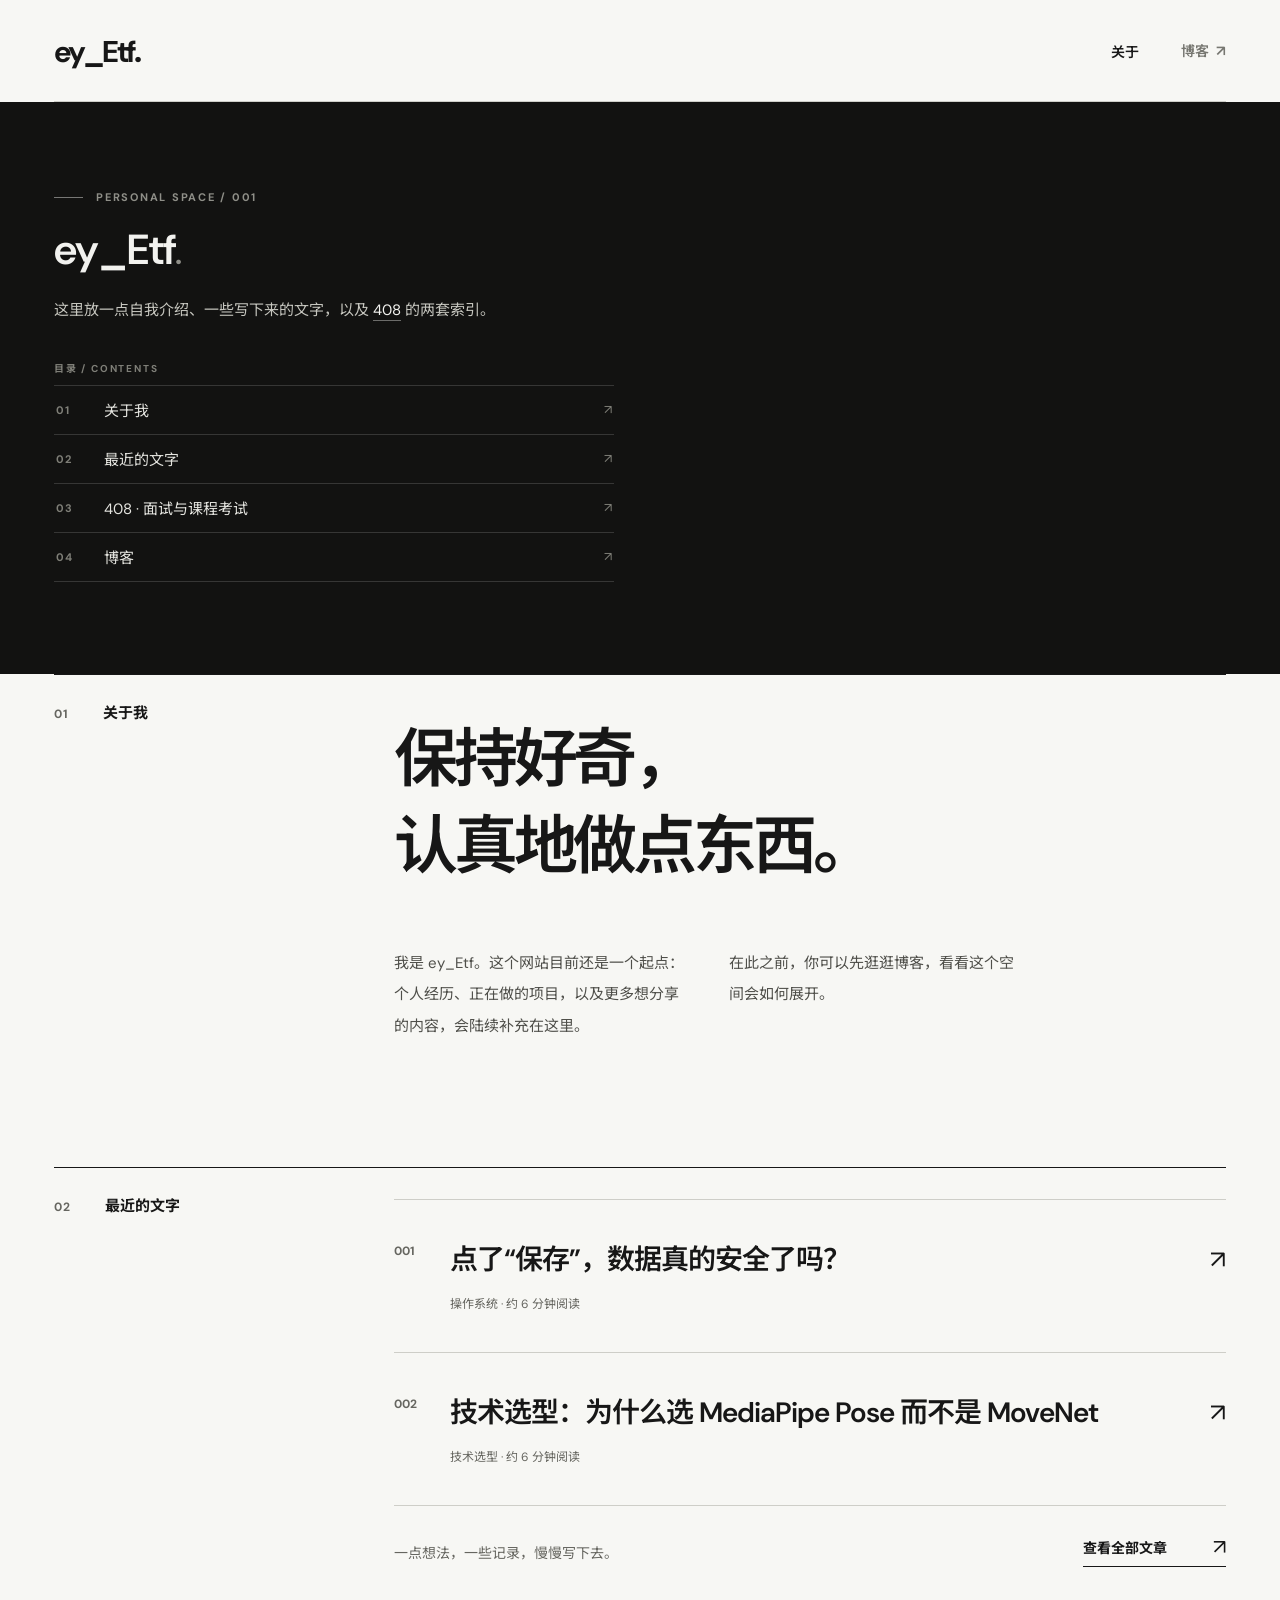
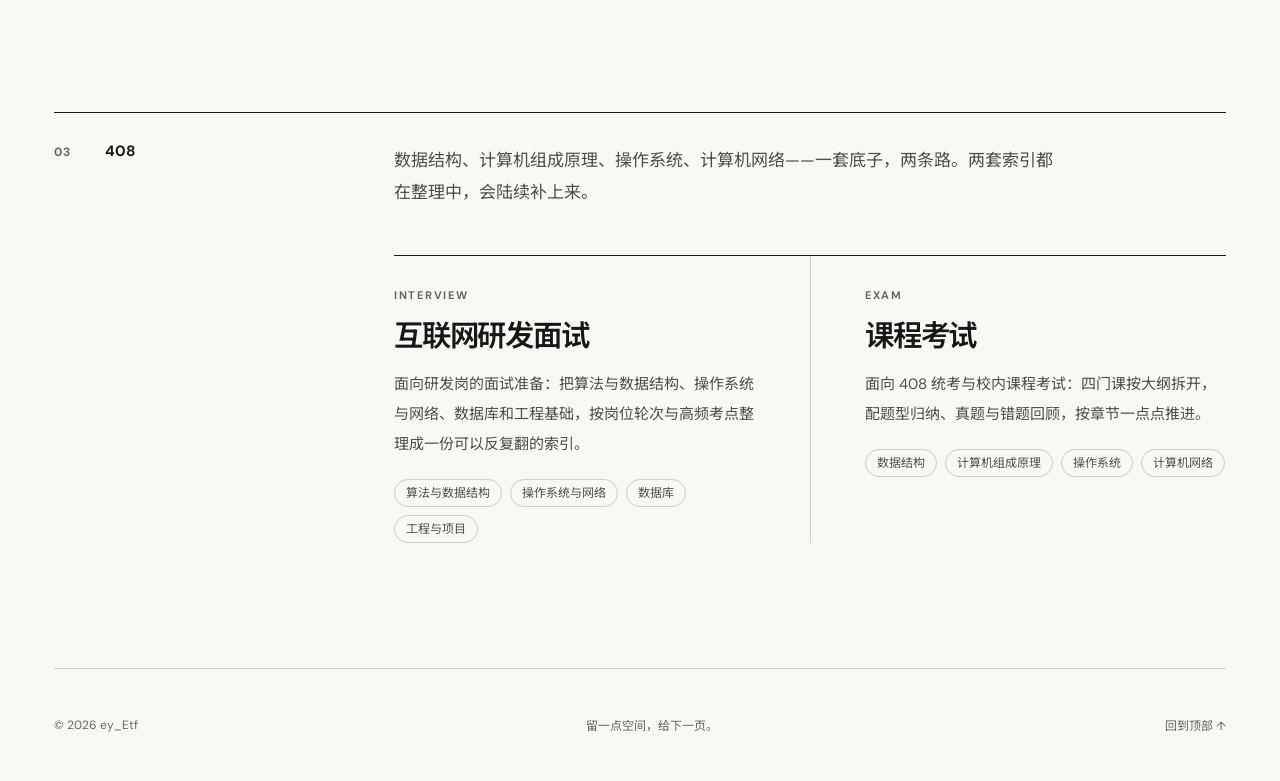
<file: index.html>
<!doctype html>
<html lang="zh-CN">
<head>
  <meta charset="utf-8">
  <meta name="viewport" content="width=device-width, initial-scale=1">
  <meta name="theme-color" content="#f7f7f4">
  <meta name="description" content="ey_Etf 的个人网站。关于我、正在关注的事，以及一些持续更新的文字。">
  <link rel="icon" type="image/svg+xml" href="./favicon.svg">
  <title>ey_Etf — 个人网站</title>
  <link rel="stylesheet" href="./assets/style.css">
  <link rel="stylesheet" href="./assets/reading.css">
  <script defer src="./assets/main.js"></script>
</head>
<body>
  <a class="skip-link" href="#main">跳转到正文</a>
  <header class="site-header wrap">
    <a class="brand" href="./index.html" aria-label="ey_Etf 首页">ey_Etf<span class="brand-dot">.</span></a>
    <nav class="nav" aria-label="主导航">
      <a class="active" aria-current="page" href="./index.html">关于</a>
      <a href="./blog.html">博客 <span class="nav-arrow" aria-hidden="true">↗</span></a>
    </nav>
  </header>

  <main id="main">
    <section class="hero-dark" aria-labelledby="hero-title">
      <div class="wrap hero-dark-inner">
        <div class="eyebrow"><span class="eyebrow-line"></span> PERSONAL SPACE / 001</div>
        <h1 id="hero-title">ey_Etf<span class="hero-period">.</span></h1>
        <p class="hero-note">这里放一点自我介绍、一些写下来的文字，以及 <a href="#408">408</a> 的两套索引。</p>
        <nav class="cover-index" aria-label="页面目录">
          <span class="cover-index-title">目录 / CONTENTS</span>
          <ul>
            <li><a href="#about"><span class="idx-no">01</span><span class="idx-label">关于我</span><span class="idx-arrow" aria-hidden="true">↗</span></a></li>
            <li><a href="#featured"><span class="idx-no">02</span><span class="idx-label">最近的文字</span><span class="idx-arrow" aria-hidden="true">↗</span></a></li>
            <li><a href="#408"><span class="idx-no">03</span><span class="idx-label">408 · 面试与课程考试</span><span class="idx-arrow" aria-hidden="true">↗</span></a></li>
            <li><a href="./blog.html"><span class="idx-no">04</span><span class="idx-label">博客</span><span class="idx-arrow" aria-hidden="true">↗</span></a></li>
          </ul>
        </nav>
      </div>
    </section>

    <section class="about section-line wrap" id="about" aria-labelledby="about-title">
      <div class="section-heading"><span>01</span><h2 id="about-title">关于我</h2></div>
      <div class="section-body">
        <p class="statement">保持好奇，<br>认真地做点东西。</p>
        <div class="about-copy">
          <p>我是 ey_Etf。这个网站目前还是一个起点：个人经历、正在做的项目，以及更多想分享的内容，会陆续补充在这里。</p>
          <p>在此之前，你可以先逛逛博客，看看这个空间会如何展开。</p>
        </div>
      </div>
    </section>

    <section class="featured section-line wrap" id="featured" aria-labelledby="featured-title">
      <div class="section-heading"><span>02</span><h2 id="featured-title">最近的文字</h2></div>
      <div class="section-body">
        <!-- featured:start -->
<a class="featured-post featured-real" href="./posts/file-save-durability.html"><span class="post-no">001</span><span class="featured-text"><span class="post-title">点了“保存”，数据真的安全了吗？</span><span class="post-meta">操作系统 · 约 6 分钟阅读</span></span><span class="post-arrow" aria-hidden="true">↗</span></a>
        <a class="featured-post featured-real" href="./posts/mediapipe-vs-movenet.html"><span class="post-no">002</span><span class="featured-text"><span class="post-title">技术选型：为什么选 MediaPipe Pose 而不是 MoveNet</span><span class="post-meta">技术选型 · 约 6 分钟阅读</span></span><span class="post-arrow" aria-hidden="true">↗</span></a>
    <!-- featured:end -->
        <div class="featured-footer"><p>一点想法，一些记录，慢慢写下去。</p><a class="text-link" href="./blog.html">查看全部文章 <span aria-hidden="true">↗</span></a></div>
      </div>
    </section>

    <section class="exam section-line wrap" id="408" aria-labelledby="exam-title">
      <div class="section-heading"><span>03</span><h2 id="exam-title">408</h2></div>
      <div class="section-body">
        <p class="exam-lead">数据结构、计算机组成原理、操作系统、计算机网络——一套底子，两条路。两套索引都在整理中，会陆续补上来。</p>
        <div class="tracks">
          <article class="track">
            <span class="track-kicker">INTERVIEW</span>
            <h3>互联网研发面试</h3>
            <p>面向研发岗的面试准备：把算法与数据结构、操作系统与网络、数据库和工程基础，按岗位轮次与高频考点整理成一份可以反复翻的索引。</p>
            <ul class="track-tags">
              <li>算法与数据结构</li>
              <li>操作系统与网络</li>
              <li>数据库</li>
              <li>工程与项目</li>
            </ul>
          </article>
          <article class="track">
            <span class="track-kicker">EXAM</span>
            <h3>课程考试</h3>
            <p>面向 408 统考与校内课程考试：四门课按大纲拆开，配题型归纳、真题与错题回顾，按章节一点点推进。</p>
            <ul class="track-tags">
              <li>数据结构</li>
              <li>计算机组成原理</li>
              <li>操作系统</li>
              <li>计算机网络</li>
            </ul>
          </article>
        </div>
      </div>
    </section>
  </main>

  <footer class="footer wrap"><span>© <span data-year>2026</span> ey_Etf</span><span>留一点空间，给下一页。</span><a href="#main">回到顶部 ↑</a></footer>
</body>
</html>
</file>
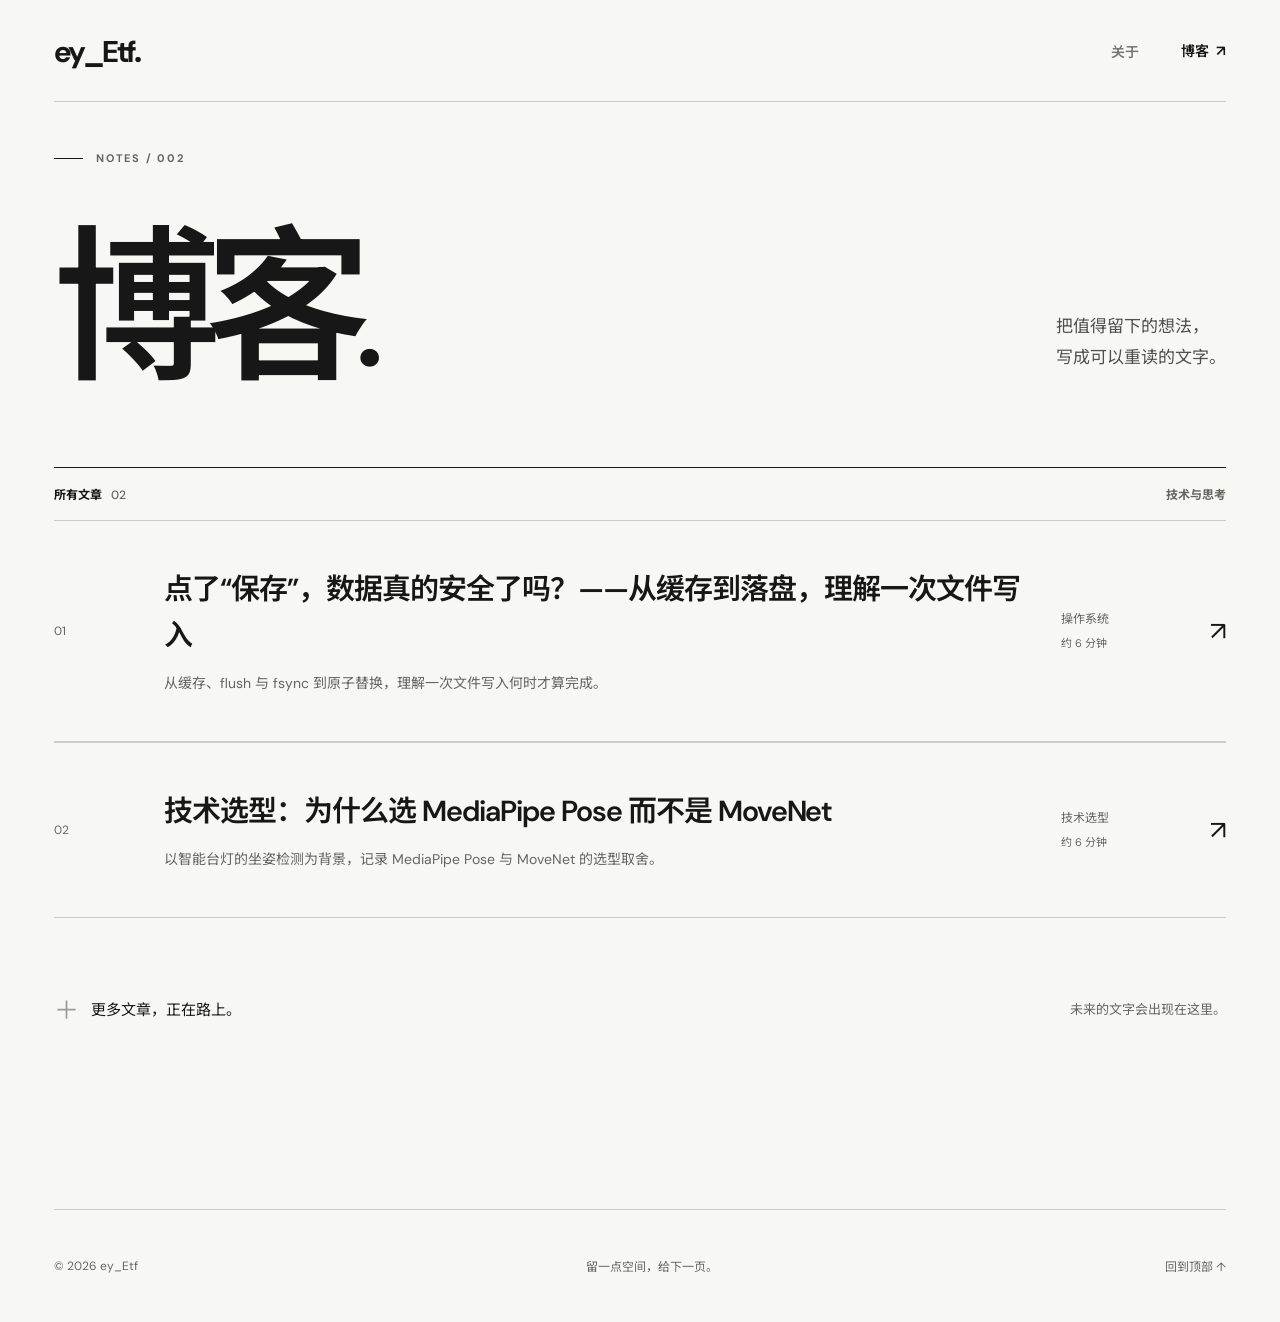
<file: blog.html>
<!doctype html>
<html lang="zh-CN">
<head>
  <meta charset="utf-8">
  <meta name="viewport" content="width=device-width, initial-scale=1">
  <meta name="theme-color" content="#f7f7f4">
  <meta name="description" content="ey_Etf 的博客。记录想法、观察与日常。">
  <link rel="icon" type="image/svg+xml" href="./favicon.svg">
  <title>博客 — ey_Etf</title>
  <link rel="stylesheet" href="./assets/style.css">
  <link rel="stylesheet" href="./assets/reading.css">
  <script defer src="./assets/main.js"></script>
</head>
<body>
  <a class="skip-link" href="#main">跳转到正文</a>
  <header class="site-header wrap"><a class="brand" href="./index.html" aria-label="ey_Etf 首页">ey_Etf<span class="brand-dot">.</span></a><nav class="nav" aria-label="主导航"><a href="./index.html">关于</a><a class="active" aria-current="page" href="./blog.html">博客 <span class="nav-arrow" aria-hidden="true">↗</span></a></nav></header>
  <main id="main" class="wrap page-main">
    <div class="eyebrow"><span class="eyebrow-line"></span> NOTES / 002</div>
    <div class="page-heading"><h1>博客<span class="hero-period">.</span></h1><p>把值得留下的想法，<br>写成可以重读的文字。</p></div>
    <!-- posts:start -->
<div class="blog-toolbar"><span>所有文章 <span class="count">02</span></span><span>技术与思考</span></div>
    <a class="blog-row" href="./posts/file-save-durability.html"><span class="blog-row-num">01</span><span class="blog-row-main"><strong>点了“保存”，数据真的安全了吗？——从缓存到落盘，理解一次文件写入</strong><small>从缓存、flush 与 fsync 到原子替换，理解一次文件写入何时才算完成。</small></span><span class="blog-row-date">操作系统<br><span>约 6 分钟</span></span><span class="blog-row-arrow" aria-hidden="true">↗</span></a>
    <a class="blog-row" href="./posts/mediapipe-vs-movenet.html"><span class="blog-row-num">02</span><span class="blog-row-main"><strong>技术选型：为什么选 MediaPipe Pose 而不是 MoveNet</strong><small>以智能台灯的坐姿检测为背景，记录 MediaPipe Pose 与 MoveNet 的选型取舍。</small></span><span class="blog-row-date">技术选型<br><span>约 6 分钟</span></span><span class="blog-row-arrow" aria-hidden="true">↗</span></a>
    <!-- posts:end -->
    <div class="blog-empty"><span class="plus-mark" aria-hidden="true">＋</span><p>更多文章，正在路上。</p><span>未来的文字会出现在这里。</span></div>
  </main>
  <footer class="footer wrap"><span>© <span data-year>2026</span> ey_Etf</span><span>留一点空间，给下一页。</span><a href="#main">回到顶部 ↑</a></footer>
</body>
</html>
</file>
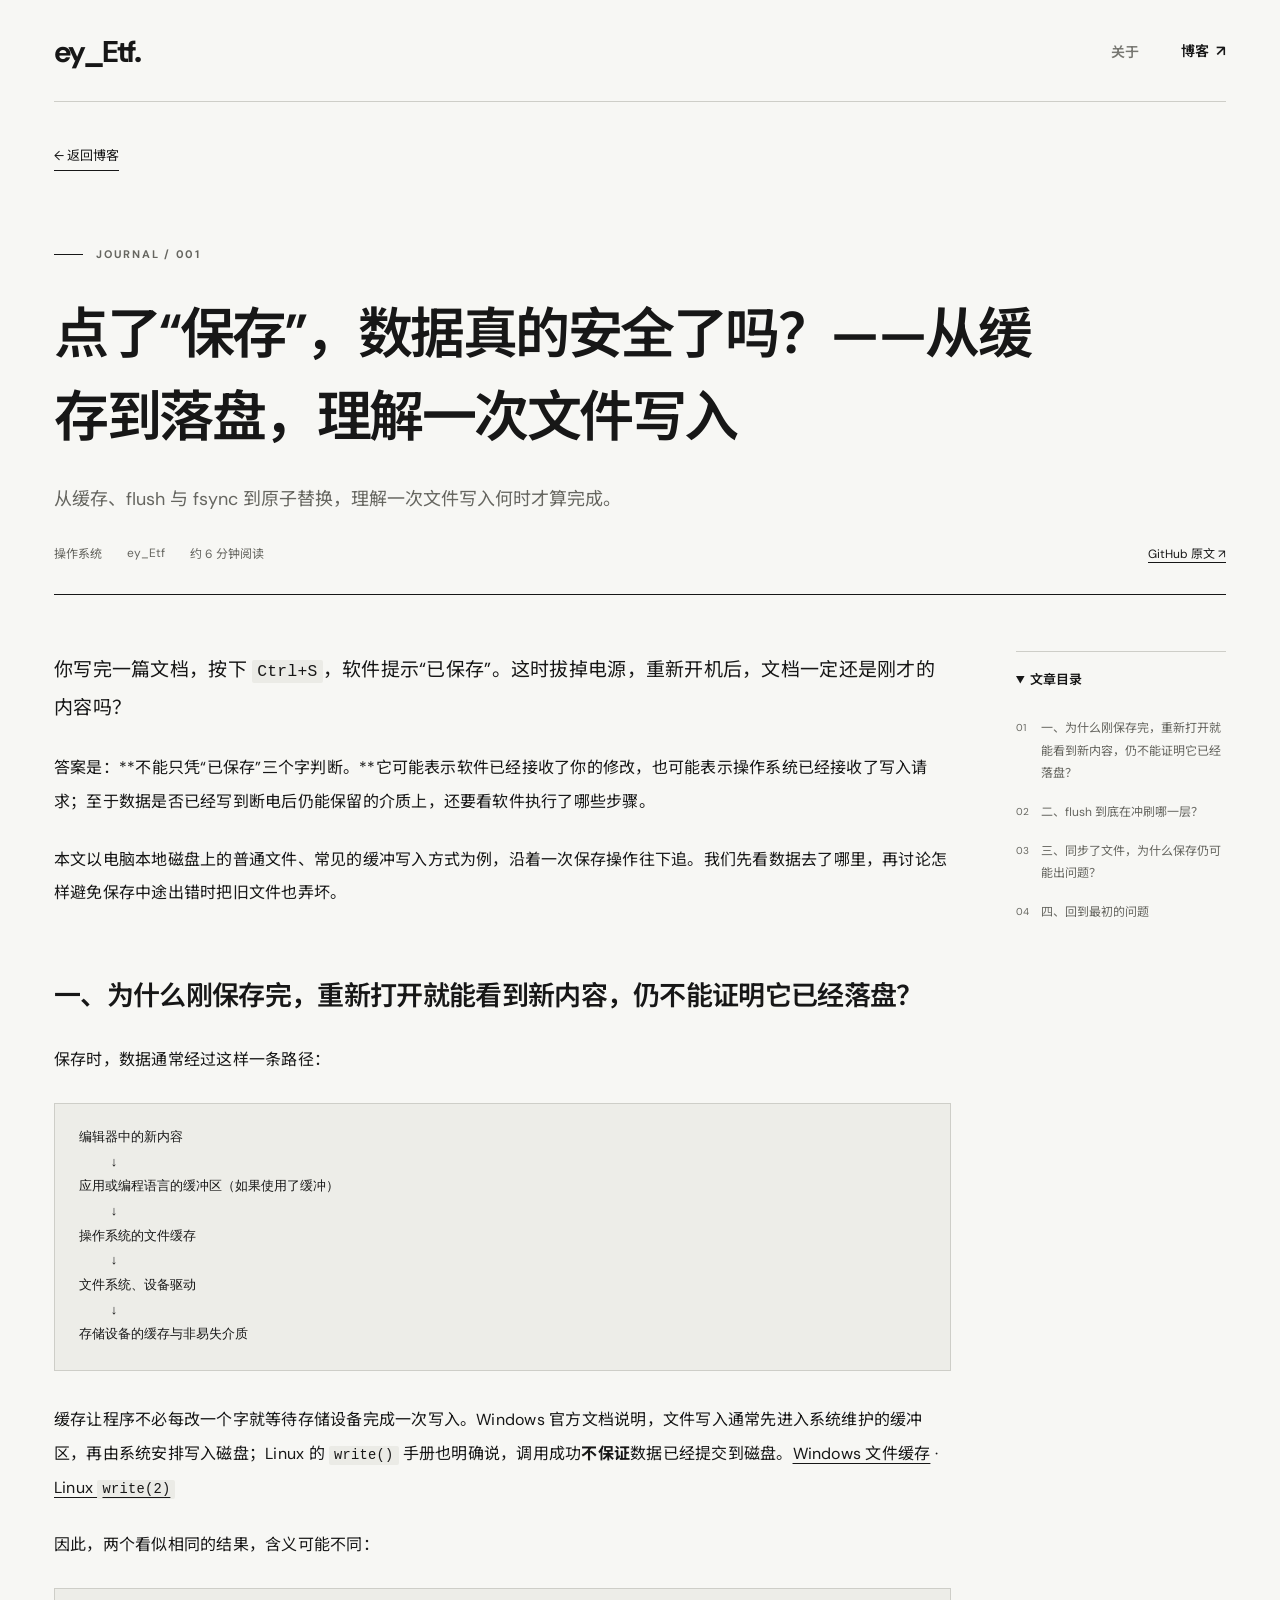
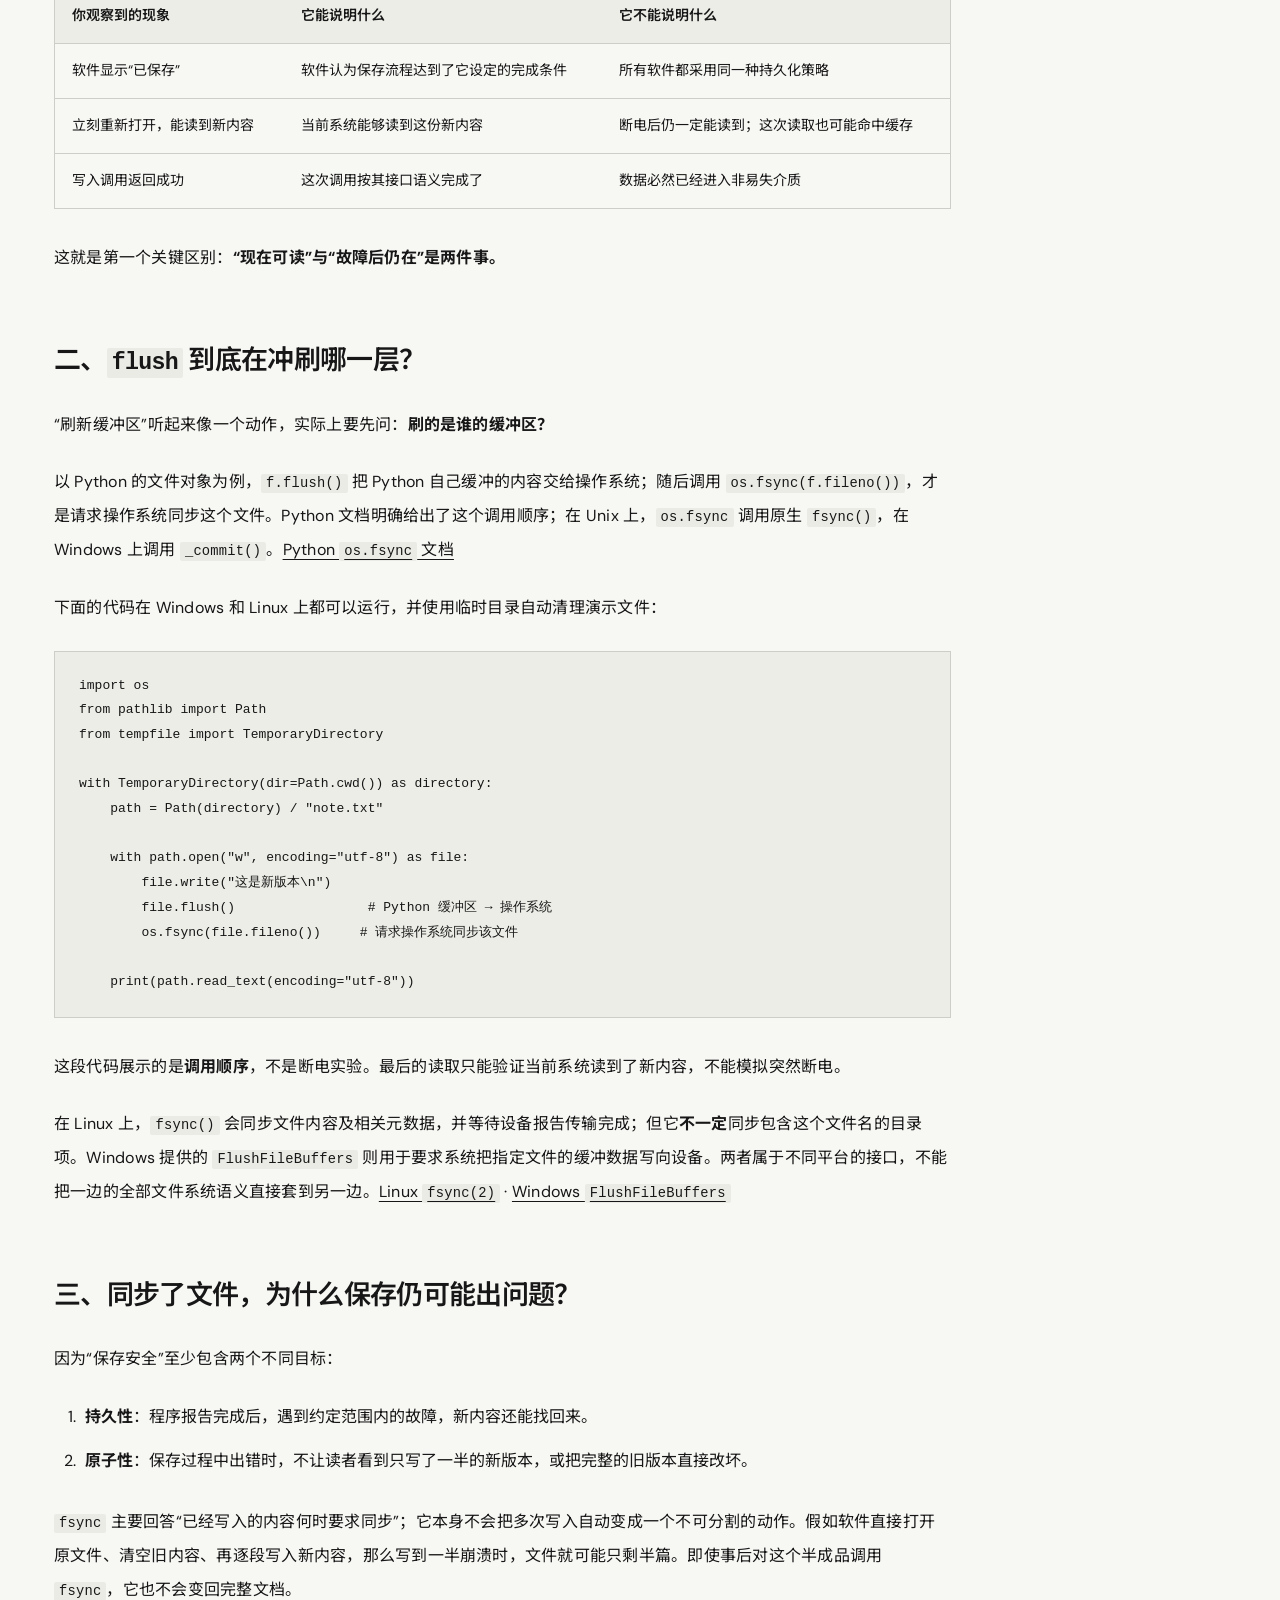
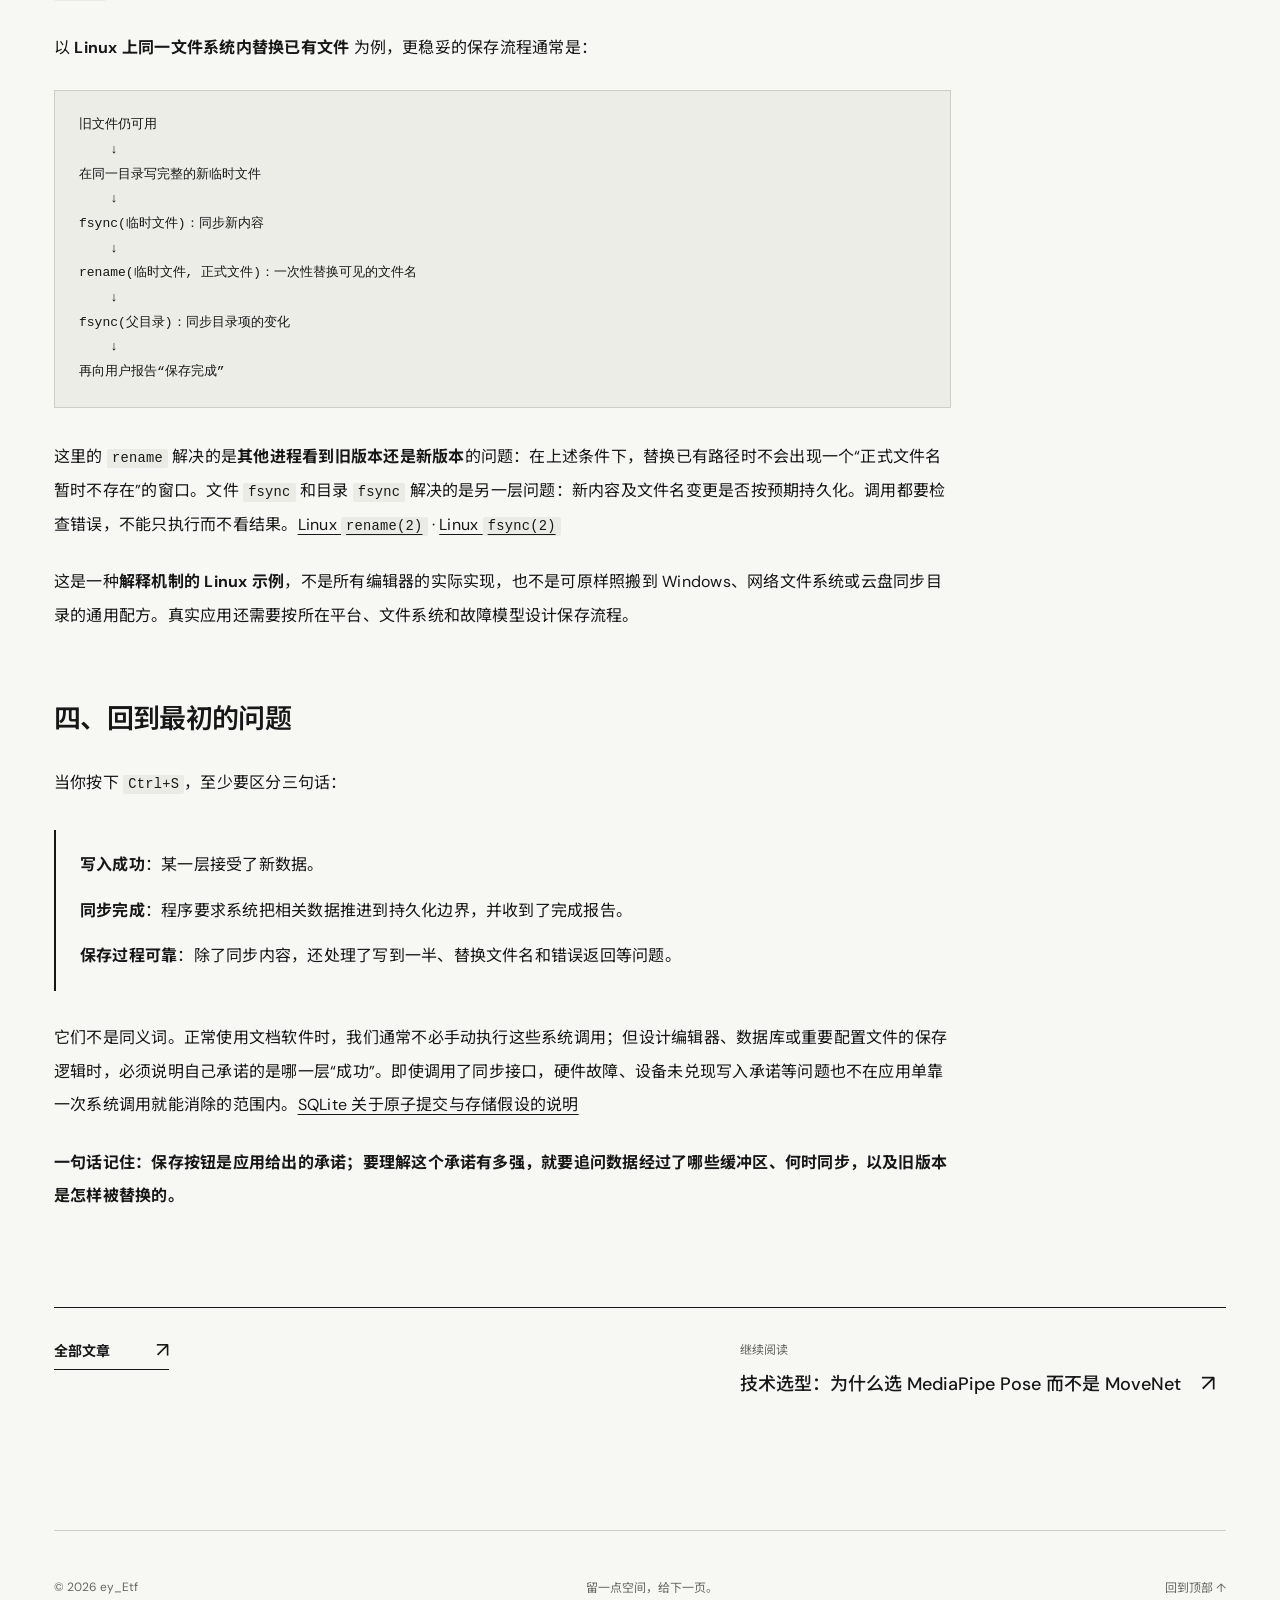
<file: posts/file-save-durability.html>
<!doctype html>
<html lang="zh-CN">
<head>
  <meta charset="utf-8">
  <meta name="viewport" content="width=device-width, initial-scale=1">
  <meta name="theme-color" content="#f7f7f4">
  <meta name="description" content="从缓存、flush 与 fsync 到原子替换，理解一次文件写入何时才算完成。">
  <meta name="author" content="ey_Etf">
  <meta property="og:type" content="article">
  <meta property="og:title" content="点了“保存”，数据真的安全了吗？——从缓存到落盘，理解一次文件写入">
  <meta property="og:description" content="从缓存、flush 与 fsync 到原子替换，理解一次文件写入何时才算完成。">
  <link rel="canonical" href="https://hccfly.github.io/ey_Etf-/posts/file-save-durability">
  <link rel="icon" type="image/svg+xml" href="../favicon.svg">
  <title>点了“保存”，数据真的安全了吗？——从缓存到落盘，理解一次文件写入 — ey_Etf</title>
  <link rel="stylesheet" href="../assets/style.css">
  <link rel="stylesheet" href="../assets/reading.css">
  <script defer src="../assets/main.js"></script>
</head>
<body>
  <a class="skip-link" href="#main">跳转到正文</a>
  <header class="site-header wrap"><a class="brand" href="../index.html" aria-label="ey_Etf 首页">ey_Etf<span class="brand-dot">.</span></a><nav class="nav" aria-label="主导航"><a href="../index.html">关于</a><a class="active" href="../blog.html">博客 <span class="nav-arrow" aria-hidden="true">↗</span></a></nav></header>
  <main id="main" class="article-shell article-long wrap">
    <a class="back-link" href="../blog.html">← 返回博客</a>
    <div class="eyebrow"><span class="eyebrow-line"></span> JOURNAL / 001</div>
    <header class="reading-head">
      <h1>点了“保存”，数据真的安全了吗？——从缓存到落盘，理解一次文件写入</h1>
      <p class="reading-description">从缓存、flush 与 fsync 到原子替换，理解一次文件写入何时才算完成。</p>
      <div class="reading-meta"><span>操作系统</span><span>ey_Etf</span><span>约 6 分钟阅读</span><a href="https://github.com/Hccfly/file-save-durability/blob/66a3842e47f2ba98a6ee0a2a437802103ba04b25/index.md" target="_blank" rel="noopener noreferrer">GitHub 原文 ↗</a></div>
    </header>
    <div class="reading-layout">
      <details class="article-toc" open><summary>文章目录</summary><nav aria-label="文章目录"><ol><li><a href="#section-1">一、为什么刚保存完，重新打开就能看到新内容，仍不能证明它已经落盘？</a></li><li><a href="#section-2">二、flush 到底在冲刷哪一层？</a></li><li><a href="#section-3">三、同步了文件，为什么保存仍可能出问题？</a></li><li><a href="#section-4">四、回到最初的问题</a></li></ol></nav></details>
      <article class="article-content"><p>你写完一篇文档，按下 <code>Ctrl+S</code>，软件提示“已保存”。这时拔掉电源，重新开机后，文档一定还是刚才的内容吗？</p>
<p>答案是：**不能只凭“已保存”三个字判断。**它可能表示软件已经接收了你的修改，也可能表示操作系统已经接收了写入请求；至于数据是否已经写到断电后仍能保留的介质上，还要看软件执行了哪些步骤。</p>
<p>本文以电脑本地磁盘上的普通文件、常见的缓冲写入方式为例，沿着一次保存操作往下追。我们先看数据去了哪里，再讨论怎样避免保存中途出错时把旧文件也弄坏。</p>
<h2 id="section-1">一、为什么刚保存完，重新打开就能看到新内容，仍不能证明它已经落盘？</h2>
<p>保存时，数据通常经过这样一条路径：</p>
<pre><code class="language-text">编辑器中的新内容
    ↓
应用或编程语言的缓冲区（如果使用了缓冲）
    ↓
操作系统的文件缓存
    ↓
文件系统、设备驱动
    ↓
存储设备的缓存与非易失介质
</code></pre>
<p>缓存让程序不必每改一个字就等待存储设备完成一次写入。Windows 官方文档说明，文件写入通常先进入系统维护的缓冲区，再由系统安排写入磁盘；Linux 的 <code>write()</code> 手册也明确说，调用成功<strong>不保证</strong>数据已经提交到磁盘。<a href="https://learn.microsoft.com/en-us/windows/win32/fileio/flushing-system-buffered-i-o-data-to-disk">Windows 文件缓存</a> · <a href="https://man7.org/linux/man-pages/man2/write.2.html">Linux <code>write(2)</code></a></p>
<p>因此，两个看似相同的结果，含义可能不同：</p>
<div class="table-scroll" role="region" aria-label="文章表格，可横向滚动" tabindex="0"><table>
<thead>
<tr>
<th>你观察到的现象</th>
<th>它能说明什么</th>
<th>它不能说明什么</th>
</tr>
</thead>
<tbody>
<tr>
<td>软件显示“已保存”</td>
<td>软件认为保存流程达到了它设定的完成条件</td>
<td>所有软件都采用同一种持久化策略</td>
</tr>
<tr>
<td>立刻重新打开，能读到新内容</td>
<td>当前系统能够读到这份新内容</td>
<td>断电后仍一定能读到；这次读取也可能命中缓存</td>
</tr>
<tr>
<td>写入调用返回成功</td>
<td>这次调用按其接口语义完成了</td>
<td>数据必然已经进入非易失介质</td>
</tr>
</tbody>
</table></div>
<p>这就是第一个关键区别：<strong>“现在可读”与“故障后仍在”是两件事。</strong></p>
<h2 id="section-2">二、<code>flush</code> 到底在冲刷哪一层？</h2>
<p>“刷新缓冲区”听起来像一个动作，实际上要先问：<strong>刷的是谁的缓冲区？</strong></p>
<p>以 Python 的文件对象为例，<code>f.flush()</code> 把 Python 自己缓冲的内容交给操作系统；随后调用 <code>os.fsync(f.fileno())</code>，才是请求操作系统同步这个文件。Python 文档明确给出了这个调用顺序；在 Unix 上，<code>os.fsync</code> 调用原生 <code>fsync()</code>，在 Windows 上调用 <code>_commit()</code>。<a href="https://docs.python.org/3/library/os.html#os.fsync">Python <code>os.fsync</code> 文档</a></p>
<p>下面的代码在 Windows 和 Linux 上都可以运行，并使用临时目录自动清理演示文件：</p>
<pre><code class="language-python">import os
from pathlib import Path
from tempfile import TemporaryDirectory

with TemporaryDirectory(dir=Path.cwd()) as directory:
    path = Path(directory) / &quot;note.txt&quot;

    with path.open(&quot;w&quot;, encoding=&quot;utf-8&quot;) as file:
        file.write(&quot;这是新版本\n&quot;)
        file.flush()                 # Python 缓冲区 → 操作系统
        os.fsync(file.fileno())     # 请求操作系统同步该文件

    print(path.read_text(encoding=&quot;utf-8&quot;))
</code></pre>
<p>这段代码展示的是<strong>调用顺序</strong>，不是断电实验。最后的读取只能验证当前系统读到了新内容，不能模拟突然断电。</p>
<p>在 Linux 上，<code>fsync()</code> 会同步文件内容及相关元数据，并等待设备报告传输完成；但它<strong>不一定</strong>同步包含这个文件名的目录项。Windows 提供的 <code>FlushFileBuffers</code> 则用于要求系统把指定文件的缓冲数据写向设备。两者属于不同平台的接口，不能把一边的全部文件系统语义直接套到另一边。<a href="https://man7.org/linux/man-pages/man2/fsync.2.html">Linux <code>fsync(2)</code></a> · <a href="https://learn.microsoft.com/en-us/windows/win32/api/fileapi/nf-fileapi-flushfilebuffers">Windows <code>FlushFileBuffers</code></a></p>
<h2 id="section-3">三、同步了文件，为什么保存仍可能出问题？</h2>
<p>因为“保存安全”至少包含两个不同目标：</p>
<ol>
<li><strong>持久性</strong>：程序报告完成后，遇到约定范围内的故障，新内容还能找回来。</li>
<li><strong>原子性</strong>：保存过程中出错时，不让读者看到只写了一半的新版本，或把完整的旧版本直接改坏。</li>
</ol>
<p><code>fsync</code> 主要回答“已经写入的内容何时要求同步”；它本身不会把多次写入自动变成一个不可分割的动作。假如软件直接打开原文件、清空旧内容、再逐段写入新内容，那么写到一半崩溃时，文件就可能只剩半篇。即使事后对这个半成品调用 <code>fsync</code>，它也不会变回完整文档。</p>
<p>以 <strong>Linux 上同一文件系统内替换已有文件</strong> 为例，更稳妥的保存流程通常是：</p>
<pre><code class="language-text">旧文件仍可用
    ↓
在同一目录写完整的新临时文件
    ↓
fsync(临时文件)：同步新内容
    ↓
rename(临时文件, 正式文件)：一次性替换可见的文件名
    ↓
fsync(父目录)：同步目录项的变化
    ↓
再向用户报告“保存完成”
</code></pre>
<p>这里的 <code>rename</code> 解决的是<strong>其他进程看到旧版本还是新版本</strong>的问题：在上述条件下，替换已有路径时不会出现一个“正式文件名暂时不存在”的窗口。文件 <code>fsync</code> 和目录 <code>fsync</code> 解决的是另一层问题：新内容及文件名变更是否按预期持久化。调用都要检查错误，不能只执行而不看结果。<a href="https://man7.org/linux/man-pages/man2/rename.2.html">Linux <code>rename(2)</code></a> · <a href="https://man7.org/linux/man-pages/man2/fsync.2.html">Linux <code>fsync(2)</code></a></p>
<p>这是一种<strong>解释机制的 Linux 示例</strong>，不是所有编辑器的实际实现，也不是可原样照搬到 Windows、网络文件系统或云盘同步目录的通用配方。真实应用还需要按所在平台、文件系统和故障模型设计保存流程。</p>
<h2 id="section-4">四、回到最初的问题</h2>
<p>当你按下 <code>Ctrl+S</code>，至少要区分三句话：</p>
<blockquote>
<p><strong>写入成功</strong>：某一层接受了新数据。</p>
<p><strong>同步完成</strong>：程序要求系统把相关数据推进到持久化边界，并收到了完成报告。</p>
<p><strong>保存过程可靠</strong>：除了同步内容，还处理了写到一半、替换文件名和错误返回等问题。</p>
</blockquote>
<p>它们不是同义词。正常使用文档软件时，我们通常不必手动执行这些系统调用；但设计编辑器、数据库或重要配置文件的保存逻辑时，必须说明自己承诺的是哪一层“成功”。即使调用了同步接口，硬件故障、设备未兑现写入承诺等问题也不在应用单靠一次系统调用就能消除的范围内。<a href="https://www.sqlite.org/atomiccommit.html">SQLite 关于原子提交与存储假设的说明</a></p>
<p><strong>一句话记住：保存按钮是应用给出的承诺；要理解这个承诺有多强，就要追问数据经过了哪些缓冲区、何时同步，以及旧版本是怎样被替换的。</strong></p>
</article>
    </div>
    <div class="reading-end"><a class="text-link" href="../blog.html">全部文章 <span aria-hidden="true">↗</span></a><a class="next-article" href="./mediapipe-vs-movenet.html"><span>继续阅读</span><strong>技术选型：为什么选 MediaPipe Pose 而不是 MoveNet</strong><span aria-hidden="true">↗</span></a></div>
  </main>
  <footer class="footer wrap"><span>© <span data-year>2026</span> ey_Etf</span><span>留一点空间，给下一页。</span><a href="#main">回到顶部 ↑</a></footer>
</body>
</html>
</file>
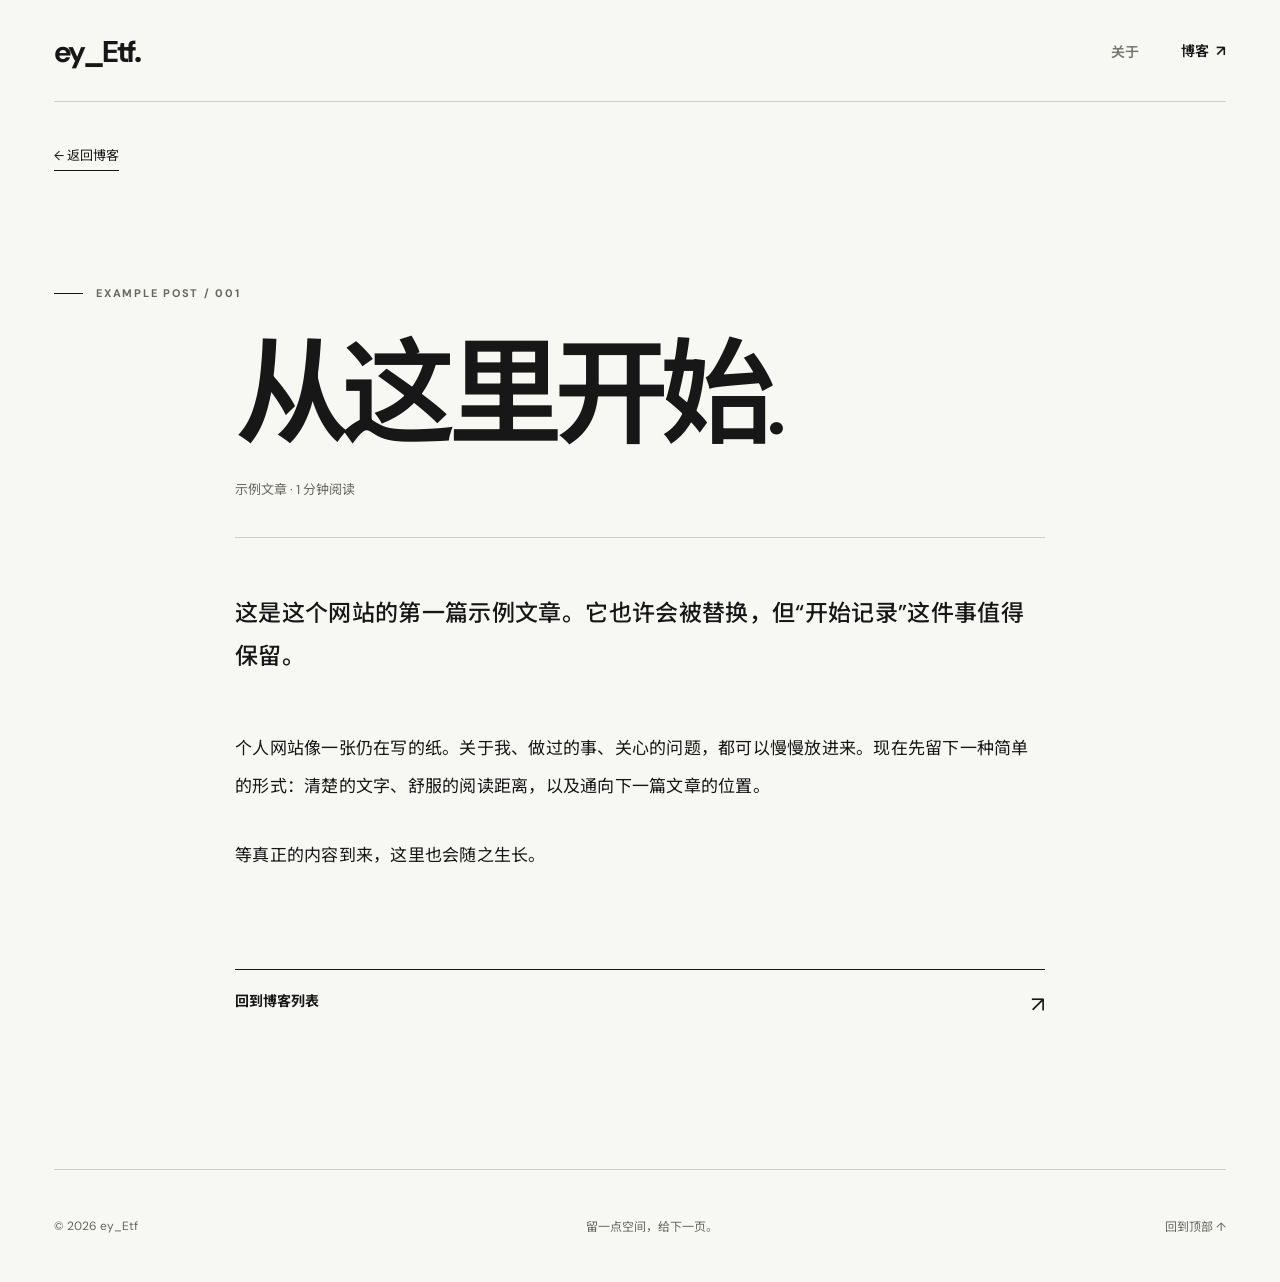
<file: posts/hello.html>
<!doctype html>
<html lang="zh-CN">
<head>
  <meta charset="utf-8">
  <meta name="viewport" content="width=device-width, initial-scale=1">
  <meta name="theme-color" content="#f7f7f4">
  <meta name="description" content="ey_Etf 的示例文章：从这里开始。">
  <link rel="icon" type="image/svg+xml" href="../favicon.svg">
  <title>从这里开始 — ey_Etf</title>
  <link rel="stylesheet" href="../assets/style.css">
  <script defer src="../assets/main.js"></script>
</head>
<body>
  <a class="skip-link" href="#main">跳转到正文</a>
  <header class="site-header wrap"><a class="brand" href="../index.html" aria-label="ey_Etf 首页">ey_Etf<span class="brand-dot">.</span></a><nav class="nav" aria-label="主导航"><a href="../index.html">关于</a><a class="active" href="../blog.html">博客 <span class="nav-arrow" aria-hidden="true">↗</span></a></nav></header>
  <main id="main" class="article-shell wrap"><a class="back-link" href="../blog.html">← 返回博客</a><div class="eyebrow"><span class="eyebrow-line"></span> EXAMPLE POST / 001</div><article><header class="article-head"><h1>从这里开始<span class="hero-period">.</span></h1><p>示例文章 · 1 分钟阅读</p></header><div class="article-content"><p class="lead">这是这个网站的第一篇示例文章。它也许会被替换，但“开始记录”这件事值得保留。</p><p>个人网站像一张仍在写的纸。关于我、做过的事、关心的问题，都可以慢慢放进来。现在先留下一种简单的形式：清楚的文字、舒服的阅读距离，以及通向下一篇文章的位置。</p><p>等真正的内容到来，这里也会随之生长。</p></div></article><a class="article-end" href="../blog.html">回到博客列表 <span aria-hidden="true">↗</span></a></main>
  <footer class="footer wrap"><span>© <span data-year>2026</span> ey_Etf</span><span>留一点空间，给下一页。</span><a href="#main">回到顶部 ↑</a></footer>
</body>
</html>
</file>
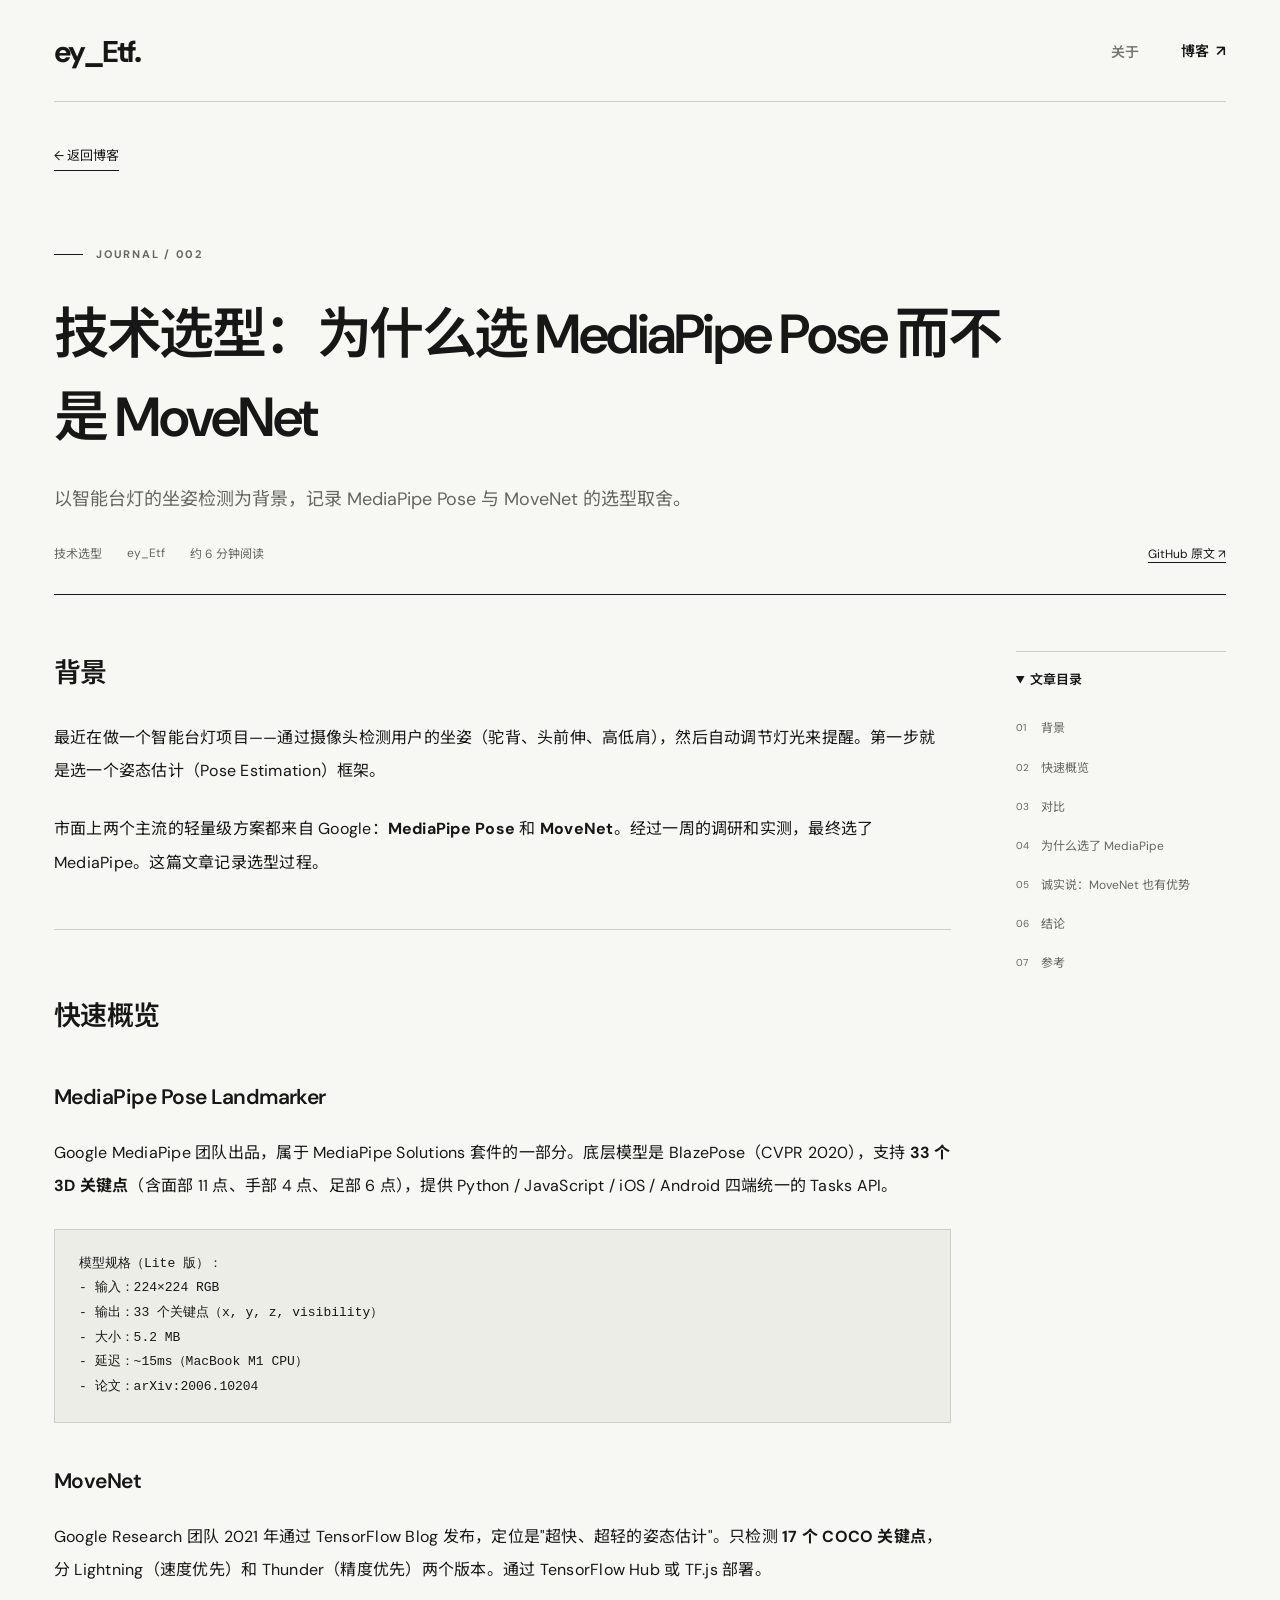
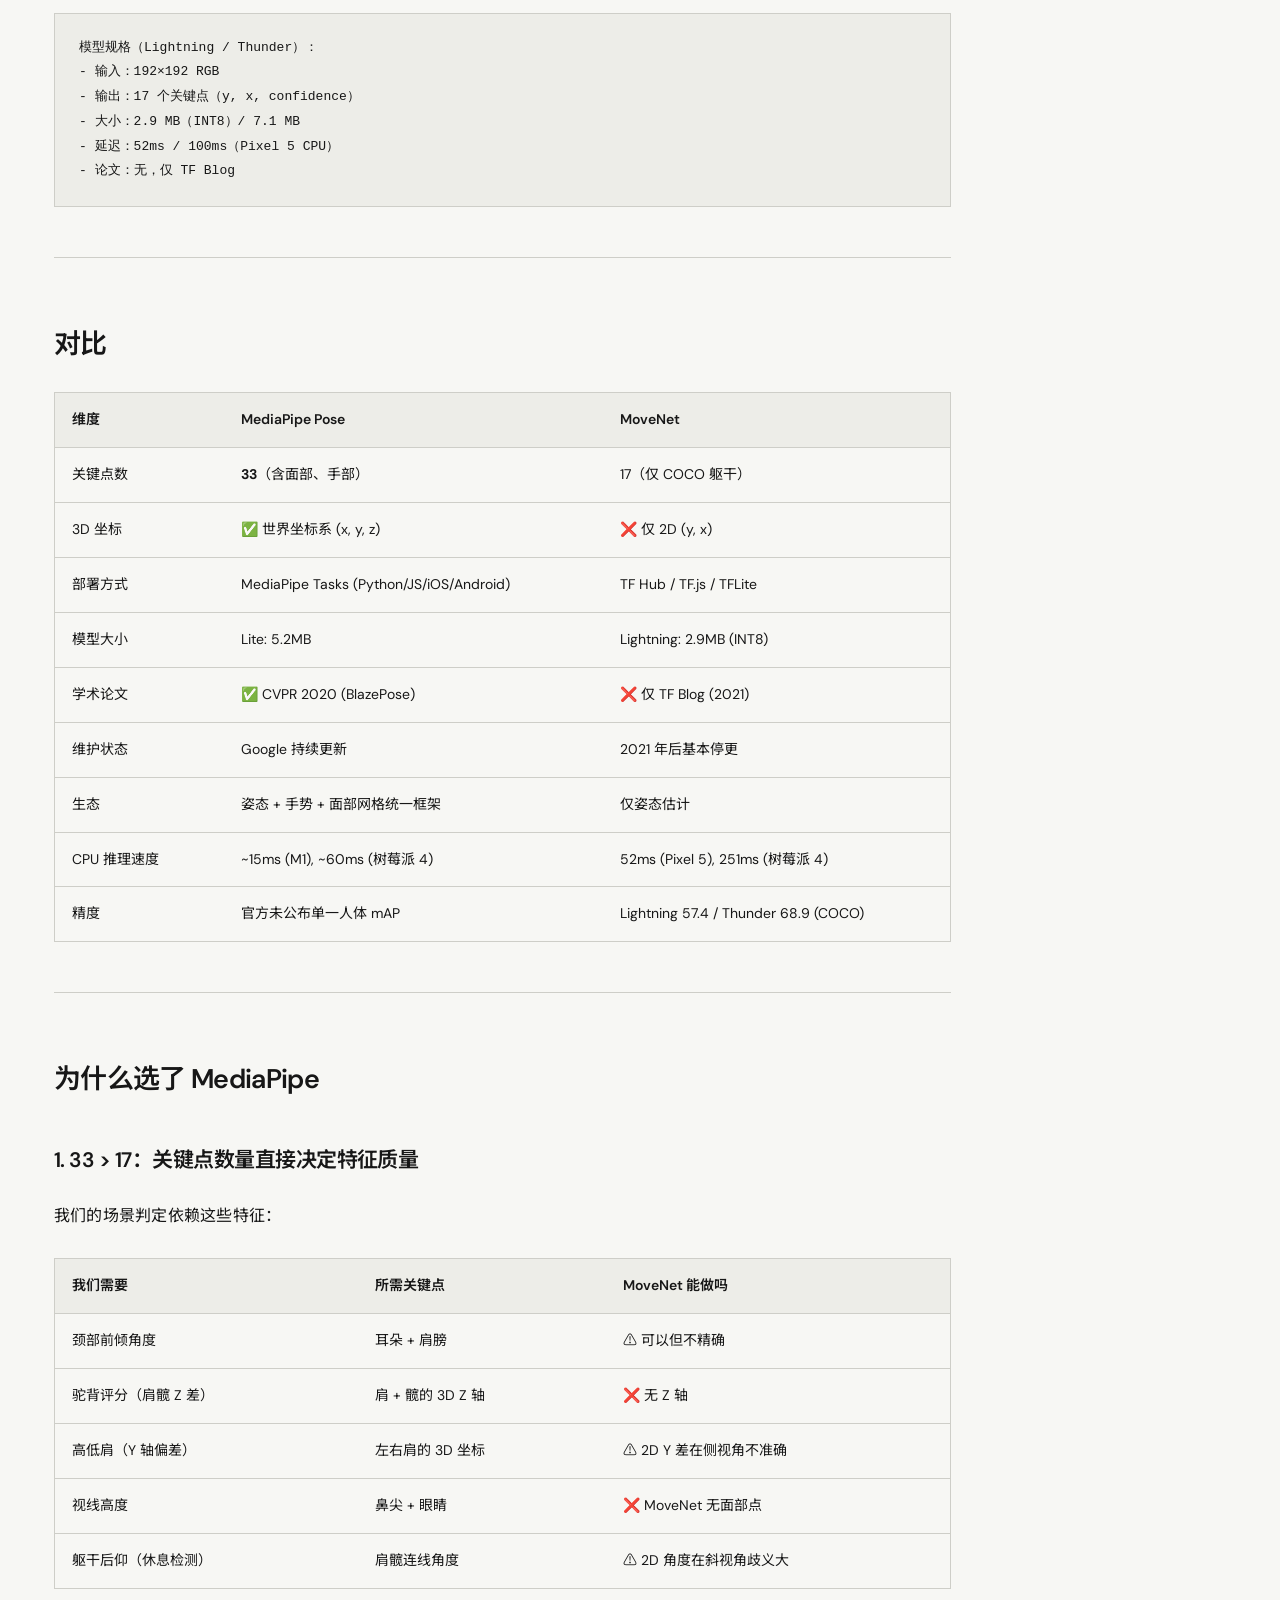
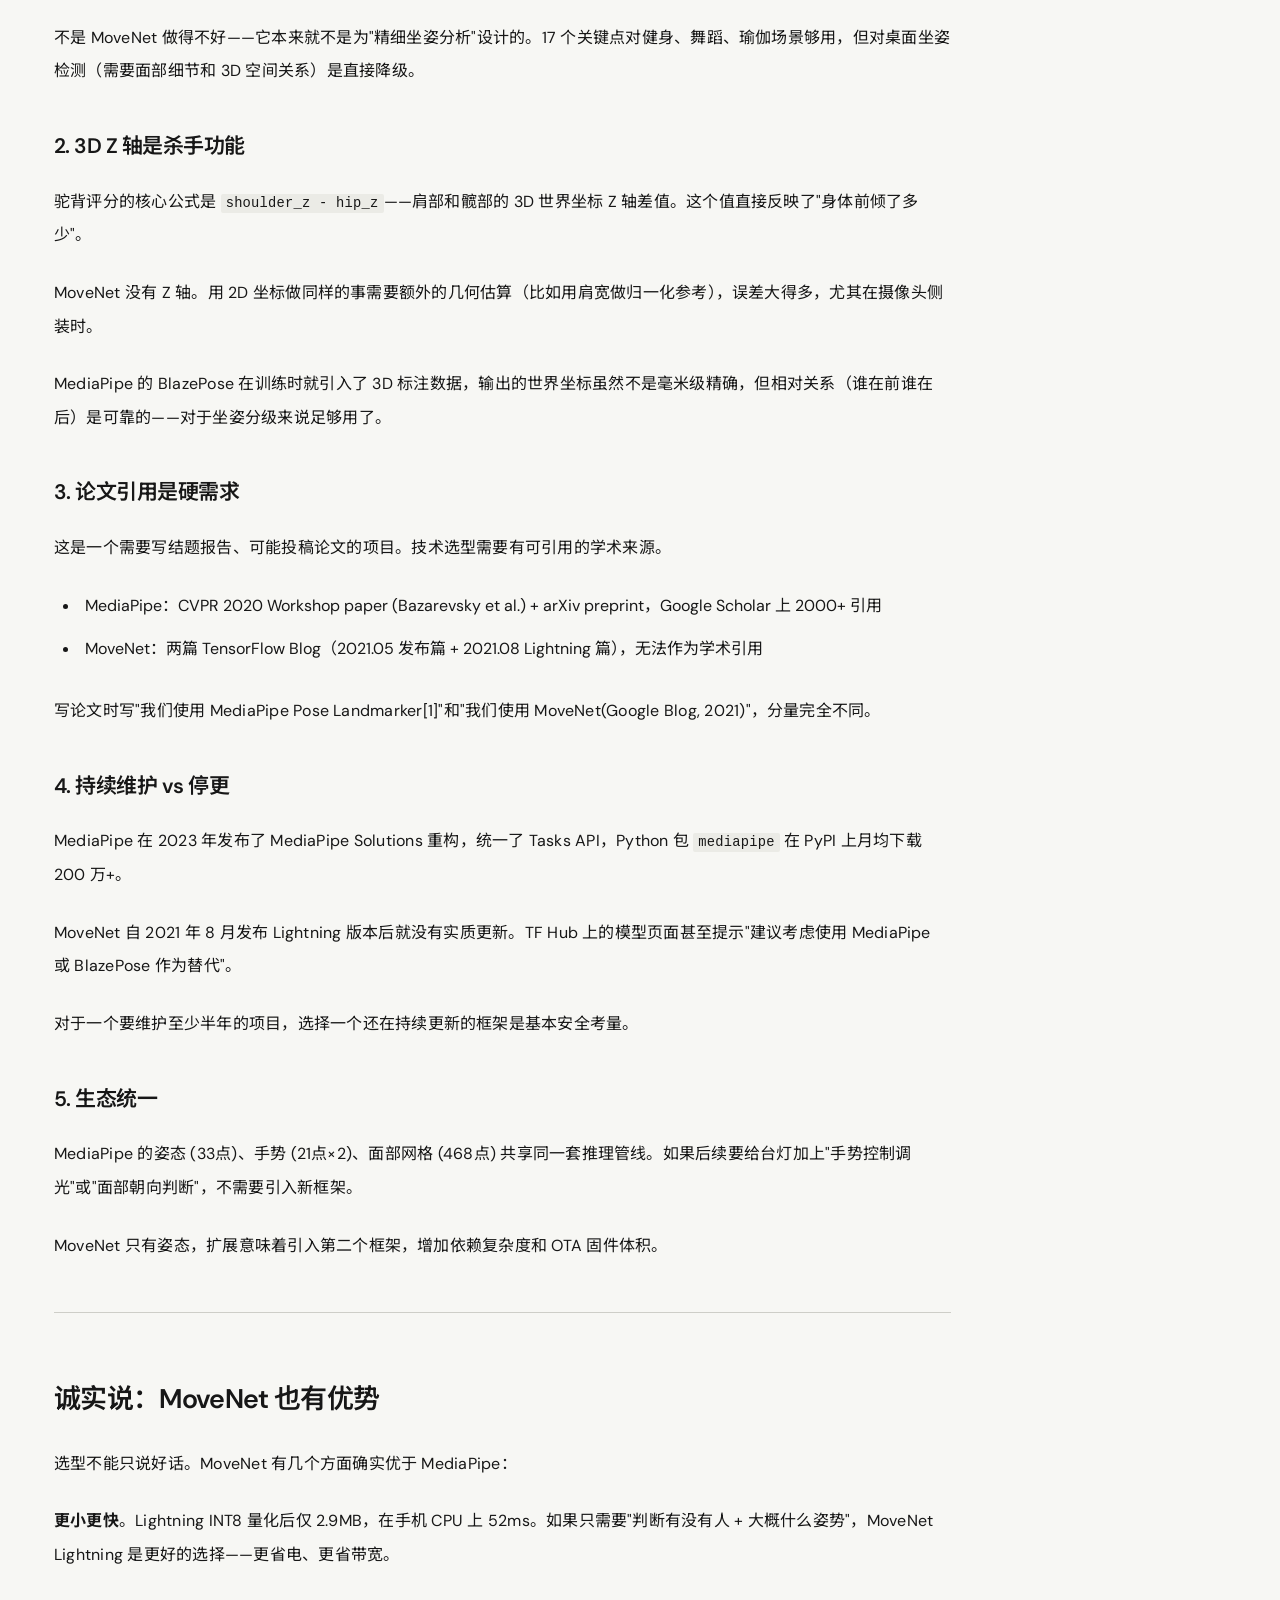
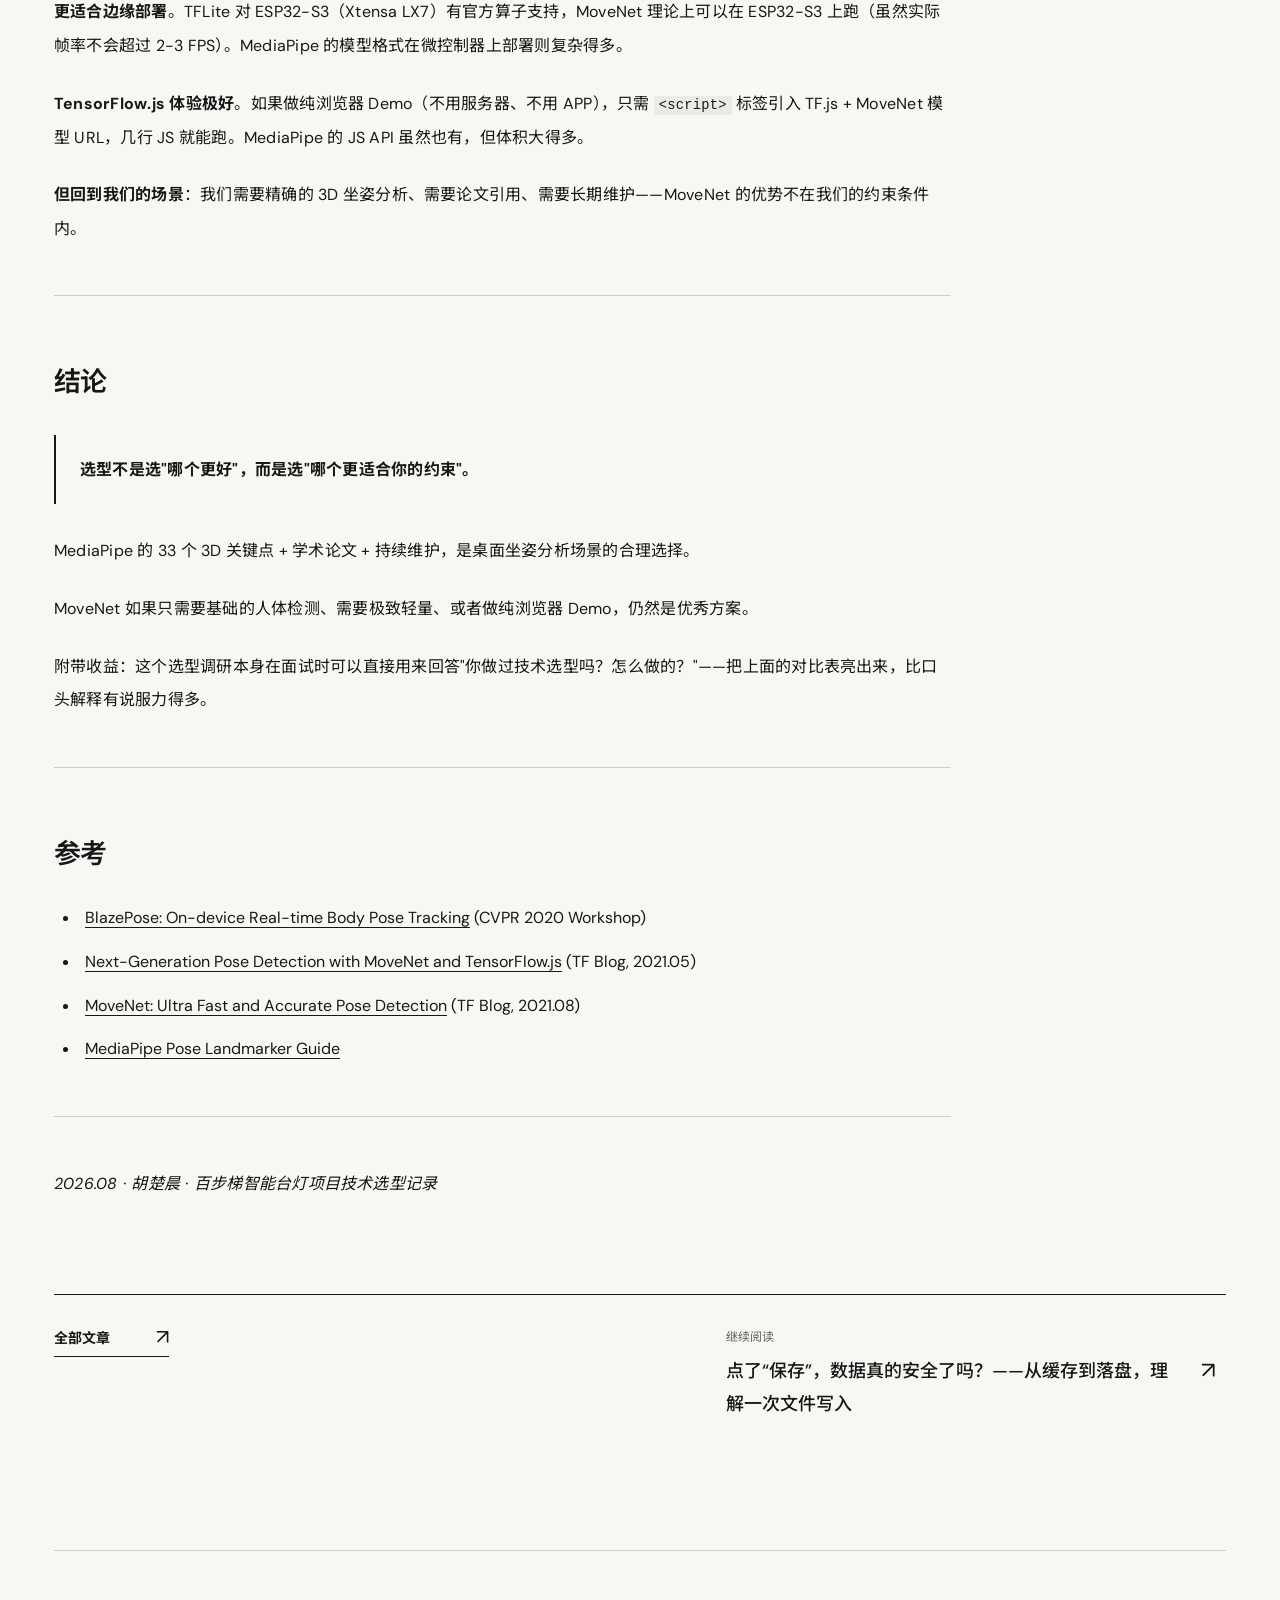
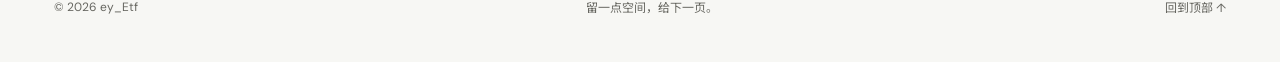
<file: posts/mediapipe-vs-movenet.html>
<!doctype html>
<html lang="zh-CN">
<head>
  <meta charset="utf-8">
  <meta name="viewport" content="width=device-width, initial-scale=1">
  <meta name="theme-color" content="#f7f7f4">
  <meta name="description" content="以智能台灯的坐姿检测为背景，记录 MediaPipe Pose 与 MoveNet 的选型取舍。">
  <meta name="author" content="ey_Etf">
  <meta property="og:type" content="article">
  <meta property="og:title" content="技术选型：为什么选 MediaPipe Pose 而不是 MoveNet">
  <meta property="og:description" content="以智能台灯的坐姿检测为背景，记录 MediaPipe Pose 与 MoveNet 的选型取舍。">
  <link rel="canonical" href="https://hccfly.github.io/ey_Etf-/posts/mediapipe-vs-movenet">
  <link rel="icon" type="image/svg+xml" href="../favicon.svg">
  <title>技术选型：为什么选 MediaPipe Pose 而不是 MoveNet — ey_Etf</title>
  <link rel="stylesheet" href="../assets/style.css">
  <link rel="stylesheet" href="../assets/reading.css">
  <script defer src="../assets/main.js"></script>
</head>
<body>
  <a class="skip-link" href="#main">跳转到正文</a>
  <header class="site-header wrap"><a class="brand" href="../index.html" aria-label="ey_Etf 首页">ey_Etf<span class="brand-dot">.</span></a><nav class="nav" aria-label="主导航"><a href="../index.html">关于</a><a class="active" href="../blog.html">博客 <span class="nav-arrow" aria-hidden="true">↗</span></a></nav></header>
  <main id="main" class="article-shell article-long wrap">
    <a class="back-link" href="../blog.html">← 返回博客</a>
    <div class="eyebrow"><span class="eyebrow-line"></span> JOURNAL / 002</div>
    <header class="reading-head">
      <h1>技术选型：为什么选 MediaPipe Pose 而不是 MoveNet</h1>
      <p class="reading-description">以智能台灯的坐姿检测为背景，记录 MediaPipe Pose 与 MoveNet 的选型取舍。</p>
      <div class="reading-meta"><span>技术选型</span><span>ey_Etf</span><span>约 6 分钟阅读</span><a href="https://github.com/Hccfly/mediapipe-vs-movenet/blob/0a589e9a26d6dcc132d48be4f01149ae27cfca32/index.md" target="_blank" rel="noopener noreferrer">GitHub 原文 ↗</a></div>
    </header>
    <div class="reading-layout">
      <details class="article-toc" open><summary>文章目录</summary><nav aria-label="文章目录"><ol><li><a href="#section-1">背景</a></li><li><a href="#section-2">快速概览</a></li><li><a href="#section-5">对比</a></li><li><a href="#section-6">为什么选了 MediaPipe</a></li><li><a href="#section-12">诚实说：MoveNet 也有优势</a></li><li><a href="#section-13">结论</a></li><li><a href="#section-14">参考</a></li></ol></nav></details>
      <article class="article-content"><h2 id="section-1">背景</h2>
<p>最近在做一个智能台灯项目——通过摄像头检测用户的坐姿（驼背、头前伸、高低肩），然后自动调节灯光来提醒。第一步就是选一个姿态估计（Pose Estimation）框架。</p>
<p>市面上两个主流的轻量级方案都来自 Google：<strong>MediaPipe Pose</strong> 和 <strong>MoveNet</strong>。经过一周的调研和实测，最终选了 MediaPipe。这篇文章记录选型过程。</p>
<hr />
<h2 id="section-2">快速概览</h2>
<h3 id="section-3">MediaPipe Pose Landmarker</h3>
<p>Google MediaPipe 团队出品，属于 MediaPipe Solutions 套件的一部分。底层模型是 BlazePose（CVPR 2020），支持 <strong>33 个 3D 关键点</strong>（含面部 11 点、手部 4 点、足部 6 点），提供 Python / JavaScript / iOS / Android 四端统一的 Tasks API。</p>
<pre><code>模型规格（Lite 版）：
- 输入：224×224 RGB
- 输出：33 个关键点（x, y, z, visibility）
- 大小：5.2 MB
- 延迟：~15ms（MacBook M1 CPU）
- 论文：arXiv:2006.10204
</code></pre>
<h3 id="section-4">MoveNet</h3>
<p>Google Research 团队 2021 年通过 TensorFlow Blog 发布，定位是&quot;超快、超轻的姿态估计&quot;。只检测 <strong>17 个 COCO 关键点</strong>，分 Lightning（速度优先）和 Thunder（精度优先）两个版本。通过 TensorFlow Hub 或 TF.js 部署。</p>
<pre><code>模型规格（Lightning / Thunder）：
- 输入：192×192 RGB
- 输出：17 个关键点（y, x, confidence）
- 大小：2.9 MB（INT8）/ 7.1 MB
- 延迟：52ms / 100ms（Pixel 5 CPU）
- 论文：无，仅 TF Blog
</code></pre>
<hr />
<h2 id="section-5">对比</h2>
<div class="table-scroll" role="region" aria-label="文章表格，可横向滚动" tabindex="0"><table>
<thead>
<tr>
<th>维度</th>
<th>MediaPipe Pose</th>
<th>MoveNet</th>
</tr>
</thead>
<tbody>
<tr>
<td>关键点数</td>
<td><strong>33</strong>（含面部、手部）</td>
<td>17（仅 COCO 躯干）</td>
</tr>
<tr>
<td>3D 坐标</td>
<td>✅ 世界坐标系 (x, y, z)</td>
<td>❌ 仅 2D (y, x)</td>
</tr>
<tr>
<td>部署方式</td>
<td>MediaPipe Tasks (Python/JS/iOS/Android)</td>
<td>TF Hub / TF.js / TFLite</td>
</tr>
<tr>
<td>模型大小</td>
<td>Lite: 5.2MB</td>
<td>Lightning: 2.9MB (INT8)</td>
</tr>
<tr>
<td>学术论文</td>
<td>✅ CVPR 2020 (BlazePose)</td>
<td>❌ 仅 TF Blog (2021)</td>
</tr>
<tr>
<td>维护状态</td>
<td>Google 持续更新</td>
<td>2021 年后基本停更</td>
</tr>
<tr>
<td>生态</td>
<td>姿态 + 手势 + 面部网格统一框架</td>
<td>仅姿态估计</td>
</tr>
<tr>
<td>CPU 推理速度</td>
<td>~15ms (M1), ~60ms (树莓派 4)</td>
<td>52ms (Pixel 5), 251ms (树莓派 4)</td>
</tr>
<tr>
<td>精度</td>
<td>官方未公布单一人体 mAP</td>
<td>Lightning 57.4 / Thunder 68.9 (COCO)</td>
</tr>
</tbody>
</table></div>
<hr />
<h2 id="section-6">为什么选了 MediaPipe</h2>
<h3 id="section-7">1. 33 &gt; 17：关键点数量直接决定特征质量</h3>
<p>我们的场景判定依赖这些特征：</p>
<div class="table-scroll" role="region" aria-label="文章表格，可横向滚动" tabindex="0"><table>
<thead>
<tr>
<th>我们需要</th>
<th>所需关键点</th>
<th>MoveNet 能做吗</th>
</tr>
</thead>
<tbody>
<tr>
<td>颈部前倾角度</td>
<td>耳朵 + 肩膀</td>
<td>⚠️ 可以但不精确</td>
</tr>
<tr>
<td>驼背评分（肩髋 Z 差）</td>
<td>肩 + 髋的 3D Z 轴</td>
<td>❌ 无 Z 轴</td>
</tr>
<tr>
<td>高低肩（Y 轴偏差）</td>
<td>左右肩的 3D 坐标</td>
<td>⚠️ 2D Y 差在侧视角不准确</td>
</tr>
<tr>
<td>视线高度</td>
<td>鼻尖 + 眼睛</td>
<td>❌ MoveNet 无面部点</td>
</tr>
<tr>
<td>躯干后仰（休息检测）</td>
<td>肩髋连线角度</td>
<td>⚠️ 2D 角度在斜视角歧义大</td>
</tr>
</tbody>
</table></div>
<p>不是 MoveNet 做得不好——它本来就不是为&quot;精细坐姿分析&quot;设计的。17 个关键点对健身、舞蹈、瑜伽场景够用，但对桌面坐姿检测（需要面部细节和 3D 空间关系）是直接降级。</p>
<h3 id="section-8">2. 3D Z 轴是杀手功能</h3>
<p>驼背评分的核心公式是 <code>shoulder_z - hip_z</code>——肩部和髋部的 3D 世界坐标 Z 轴差值。这个值直接反映了&quot;身体前倾了多少&quot;。</p>
<p>MoveNet 没有 Z 轴。用 2D 坐标做同样的事需要额外的几何估算（比如用肩宽做归一化参考），误差大得多，尤其在摄像头侧装时。</p>
<p>MediaPipe 的 BlazePose 在训练时就引入了 3D 标注数据，输出的世界坐标虽然不是毫米级精确，但相对关系（谁在前谁在后）是可靠的——对于坐姿分级来说足够用了。</p>
<h3 id="section-9">3. 论文引用是硬需求</h3>
<p>这是一个需要写结题报告、可能投稿论文的项目。技术选型需要有可引用的学术来源。</p>
<ul>
<li>MediaPipe：CVPR 2020 Workshop paper (Bazarevsky et al.) + arXiv preprint，Google Scholar 上 2000+ 引用</li>
<li>MoveNet：两篇 TensorFlow Blog（2021.05 发布篇 + 2021.08 Lightning 篇），无法作为学术引用</li>
</ul>
<p>写论文时写&quot;我们使用 MediaPipe Pose Landmarker[1]&quot;和&quot;我们使用 MoveNet(Google Blog, 2021)&quot;，分量完全不同。</p>
<h3 id="section-10">4. 持续维护 vs 停更</h3>
<p>MediaPipe 在 2023 年发布了 MediaPipe Solutions 重构，统一了 Tasks API，Python 包 <code>mediapipe</code> 在 PyPI 上月均下载 200 万+。</p>
<p>MoveNet 自 2021 年 8 月发布 Lightning 版本后就没有实质更新。TF Hub 上的模型页面甚至提示&quot;建议考虑使用 MediaPipe 或 BlazePose 作为替代&quot;。</p>
<p>对于一个要维护至少半年的项目，选择一个还在持续更新的框架是基本安全考量。</p>
<h3 id="section-11">5. 生态统一</h3>
<p>MediaPipe 的姿态 (33点)、手势 (21点×2)、面部网格 (468点) 共享同一套推理管线。如果后续要给台灯加上&quot;手势控制调光&quot;或&quot;面部朝向判断&quot;，不需要引入新框架。</p>
<p>MoveNet 只有姿态，扩展意味着引入第二个框架，增加依赖复杂度和 OTA 固件体积。</p>
<hr />
<h2 id="section-12">诚实说：MoveNet 也有优势</h2>
<p>选型不能只说好话。MoveNet 有几个方面确实优于 MediaPipe：</p>
<p><strong>更小更快</strong>。Lightning INT8 量化后仅 2.9MB，在手机 CPU 上 52ms。如果只需要&quot;判断有没有人 + 大概什么姿势&quot;，MoveNet Lightning 是更好的选择——更省电、更省带宽。</p>
<p><strong>更适合边缘部署</strong>。TFLite 对 ESP32-S3（Xtensa LX7）有官方算子支持，MoveNet 理论上可以在 ESP32-S3 上跑（虽然实际帧率不会超过 2-3 FPS）。MediaPipe 的模型格式在微控制器上部署则复杂得多。</p>
<p><strong>TensorFlow.js 体验极好</strong>。如果做纯浏览器 Demo（不用服务器、不用 APP），只需 <code>&lt;script&gt;</code> 标签引入 TF.js + MoveNet 模型 URL，几行 JS 就能跑。MediaPipe 的 JS API 虽然也有，但体积大得多。</p>
<p><strong>但回到我们的场景</strong>：我们需要精确的 3D 坐姿分析、需要论文引用、需要长期维护——MoveNet 的优势不在我们的约束条件内。</p>
<hr />
<h2 id="section-13">结论</h2>
<blockquote>
<p><strong>选型不是选&quot;哪个更好&quot;，而是选&quot;哪个更适合你的约束&quot;。</strong></p>
</blockquote>
<p>MediaPipe 的 33 个 3D 关键点 + 学术论文 + 持续维护，是桌面坐姿分析场景的合理选择。</p>
<p>MoveNet 如果只需要基础的人体检测、需要极致轻量、或者做纯浏览器 Demo，仍然是优秀方案。</p>
<p>附带收益：这个选型调研本身在面试时可以直接用来回答&quot;你做过技术选型吗？怎么做的？&quot;——把上面的对比表亮出来，比口头解释有说服力得多。</p>
<hr />
<h2 id="section-14">参考</h2>
<ul>
<li><a href="https://arxiv.org/abs/2006.10204">BlazePose: On-device Real-time Body Pose Tracking</a> (CVPR 2020 Workshop)</li>
<li><a href="https://blog.tensorflow.org/2021/05/next-generation-pose-detection-with-movenet-and-tensorflowjs.html">Next-Generation Pose Detection with MoveNet and TensorFlow.js</a> (TF Blog, 2021.05)</li>
<li><a href="https://blog.tensorflow.org/2021/08/movenet-ultra-fast-and-accurate-pose-detection.html">MoveNet: Ultra Fast and Accurate Pose Detection</a> (TF Blog, 2021.08)</li>
<li><a href="https://developers.google.com/mediapipe/solutions/vision/pose_landmarker">MediaPipe Pose Landmarker Guide</a></li>
</ul>
<hr />
<p><em>2026.08 · 胡楚晨 · 百步梯智能台灯项目技术选型记录</em></p>
</article>
    </div>
    <div class="reading-end"><a class="text-link" href="../blog.html">全部文章 <span aria-hidden="true">↗</span></a><a class="next-article" href="./file-save-durability.html"><span>继续阅读</span><strong>点了“保存”，数据真的安全了吗？——从缓存到落盘，理解一次文件写入</strong><span aria-hidden="true">↗</span></a></div>
  </main>
  <footer class="footer wrap"><span>© <span data-year>2026</span> ey_Etf</span><span>留一点空间，给下一页。</span><a href="#main">回到顶部 ↑</a></footer>
</body>
</html>
</file>
<file: assets/style.css>
@import url('https://fonts.googleapis.com/css2?family=DM+Sans:wght@400;500;600;700&family=Noto+Sans+SC:wght@400;500;600;700&display=swap');

:root{--paper:#f7f7f4;--ink:#171717;--muted:#666660;--rule:#cecec8;--rule-dark:#999994;--max:1440px}
*{box-sizing:border-box}
html{scroll-behavior:smooth}
body{margin:0;background:var(--paper);color:var(--ink);font-family:'DM Sans','Noto Sans SC',Arial,sans-serif;-webkit-font-smoothing:antialiased}
a{color:inherit;text-decoration:none}
button,a{-webkit-tap-highlight-color:transparent}
a:focus-visible{outline:2px solid var(--ink);outline-offset:5px}
::selection{background:#202020;color:#fff}
.wrap{width:min(calc(100% - 108px),var(--max));margin-inline:auto}
.skip-link{position:absolute;left:16px;top:-60px;background:var(--ink);color:white;padding:10px 14px;z-index:10}.skip-link:focus{top:12px}
.site-header{height:102px;display:flex;align-items:center;justify-content:space-between;border-bottom:1px solid var(--rule)}
.brand{font-size:30px;line-height:1;font-weight:700;letter-spacing:-.095em}.brand-dot{font-size:34px;letter-spacing:0}
.nav{display:flex;gap:42px;align-items:center;font-size:14px;font-weight:600}.nav a{padding:8px 0;color:#777771;transition:color .2s}.nav a:hover,.nav a.active{color:var(--ink)}.nav-arrow{font-size:15px;display:inline-block;margin-left:4px}
.hero{position:relative;min-height:660px;padding-top:48px;padding-bottom:75px;display:flex;flex-direction:column}
.eyebrow{display:flex;align-items:center;gap:13px;font-size:11px;letter-spacing:.16em;font-weight:700;color:var(--muted)}.eyebrow-line{display:block;width:29px;height:1px;background:var(--ink)}
.hero h1{font-size:clamp(94px,12.3vw,190px);font-weight:600;letter-spacing:-.09em;line-height:1.03;margin:76px 0 0}.hero h1 .underlined{position:relative;white-space:nowrap}.underlined:after{content:'';position:absolute;height:4px;background:var(--ink);bottom:3px;left:5%;right:1%}.hero-period{font-size:.75em;letter-spacing:-.06em}
.hero-bottom{display:flex;justify-content:space-between;align-items:end;margin-top:auto;padding-top:55px}.hero-intro{font-size:22px;line-height:1.75;letter-spacing:-.025em;margin:0}.text-link{font-size:14px;font-weight:700;border-bottom:1px solid var(--ink);padding-bottom:9px;display:inline-flex;gap:46px;align-items:center;white-space:nowrap;transition:gap .2s}.text-link:hover{gap:58px}.text-link span{font-size:21px;font-weight:400;line-height:.5}.hero-index{position:absolute;right:0;top:48px;font-size:11px;font-weight:700;letter-spacing:.13em;color:var(--muted)}
.hero-dark{background:#121211;color:#f2f2ef;display:flex;align-items:center;min-height:clamp(400px,58vh,600px);padding:88px 0 92px}
.hero-dark-inner{display:flex;flex-direction:column;align-items:flex-start;gap:22px}
.hero-dark .eyebrow{color:#8f8f88}
.hero-dark .eyebrow-line{background:rgba(242,242,239,.45)}
.hero-dark h1{font-size:clamp(28px,3.8vw,42px);font-weight:600;letter-spacing:-.02em;line-height:1.15;margin:0}
.hero-dark .hero-period{color:#8f8f88}
.hero-note{margin:0;max-width:520px;font-size:15px;line-height:1.95;color:#c6c6bf}
.hero-note a{color:#f2f2ef;border-bottom:1px solid rgba(242,242,239,.4)}
.hero-note a:hover{border-bottom-color:#f2f2ef}
.cover-index{width:100%;max-width:560px;margin-top:12px}
.cover-index-title{display:block;font-size:10px;font-weight:700;letter-spacing:.18em;color:#7f7f78;margin-bottom:10px}
.cover-index ul{list-style:none;margin:0;padding:0;border-top:1px solid rgba(242,242,239,.16)}
.cover-index li{border-bottom:1px solid rgba(242,242,239,.16)}
.cover-index a{display:grid;grid-template-columns:34px 1fr auto;align-items:center;gap:14px;padding:13px 2px;font-size:15px;color:#e4e4df;transition:color .18s,padding-left .18s}
.cover-index a:hover{color:#fff;padding-left:8px}
.idx-no{font-size:11px;font-weight:700;letter-spacing:.08em;color:#7f7f78}
.idx-arrow{font-size:13px;color:#7f7f78;transition:color .18s}
.cover-index a:hover .idx-arrow{color:#fff}
.section-line{border-top:1px solid var(--ink);display:grid;grid-template-columns:29% 1fr;padding:31px 0 125px}.section-heading{display:flex;gap:35px;align-items:baseline}.section-heading span{font-size:12px;color:var(--muted);font-weight:700;letter-spacing:.06em}.section-heading h2{font-size:15px;line-height:1;margin:0;font-weight:700}.section-body{min-width:0}.statement{font-size:clamp(38px,5vw,72px);font-weight:600;line-height:1.37;letter-spacing:-.065em;margin:10px 0 57px}.about-copy{max-width:625px;display:grid;grid-template-columns:1fr 1fr;gap:45px}.about-copy p{font-size:15px;line-height:2.1;color:#4f4f4a;margin:0}
.featured{padding-bottom:145px}.featured-post{border-top:1px solid var(--rule);border-bottom:1px solid var(--rule);display:grid;grid-template-columns:55px 1fr auto 30px;gap:20px;align-items:center;padding:38px 0;transition:padding .25s}.featured-post:hover{padding-left:10px;padding-right:10px}.post-no,.post-meta{font-size:12px;color:var(--muted)}.post-no{font-weight:700}.post-title{font-size:clamp(27px,3vw,41px);font-weight:600;letter-spacing:-.045em}.post-arrow{font-size:25px;justify-self:end}.featured-footer{display:flex;align-items:center;justify-content:space-between;padding-top:31px}.featured-footer p{font-size:14px;color:var(--muted);margin:0}
.footer{border-top:1px solid var(--rule);display:flex;justify-content:space-between;align-items:center;min-height:113px;color:var(--muted);font-size:12px}.footer a:hover{color:var(--ink)}
.page-main{min-height:calc(100vh - 215px);padding-top:49px;padding-bottom:110px}.page-heading{display:flex;justify-content:space-between;align-items:end;padding-top:70px;padding-bottom:82px}.page-heading h1{font-size:clamp(100px,13vw,190px);letter-spacing:-.09em;line-height:.9;font-weight:600;margin:0}.page-heading p{font-size:17px;line-height:1.85;margin:0 0 11px;color:#50504c}.blog-toolbar{display:flex;justify-content:space-between;padding:17px 0;border-top:1px solid var(--ink);font-size:12px;font-weight:700}.blog-toolbar>span:last-child{color:var(--muted)}.count{font-weight:500;color:var(--muted);margin-left:6px}.blog-row{border-top:1px solid var(--rule);border-bottom:1px solid var(--rule);display:grid;grid-template-columns:90px 1fr 110px 35px;align-items:center;gap:20px;padding:45px 0;transition:padding .2s}.blog-row:hover{padding-left:10px;padding-right:10px}.blog-row-num,.blog-row-date{font-size:12px;color:var(--muted)}.blog-row-main{display:flex;flex-direction:column;gap:11px}.blog-row-main strong{font-size:34px;font-weight:600;letter-spacing:-.04em}.blog-row-main small{font-size:14px;color:var(--muted)}.blog-row-arrow{font-size:26px;text-align:right}.blog-empty{display:flex;align-items:center;gap:12px;color:var(--muted);padding:72px 0;font-size:13px}.blog-empty p{margin:0;color:var(--ink);font-size:15px}.plus-mark{font-size:25px;color:#9b9b95}.blog-empty span:last-child{margin-left:auto}
.article-shell{padding-top:42px;padding-bottom:130px;min-height:calc(100vh - 215px)}.back-link{display:inline-block;font-size:13px;border-bottom:1px solid var(--ink);padding-bottom:6px;margin-bottom:115px}.article-shell .eyebrow{margin-bottom:32px}.article-shell article{max-width:810px;margin-left:auto;margin-right:auto}.article-head{border-bottom:1px solid var(--rule);padding-bottom:39px}.article-head h1{font-size:clamp(65px,9vw,120px);font-weight:600;letter-spacing:-.075em;line-height:1.1;margin:0 0 20px}.article-head p{font-size:13px;color:var(--muted);margin:0}.article-content{padding-top:54px}.article-content p{font-size:17px;line-height:2.25;letter-spacing:.015em;margin:0 0 30px}.article-content .lead{font-size:23px;line-height:1.9;font-weight:500;margin-bottom:50px}.article-end{display:flex;justify-content:space-between;max-width:810px;margin:95px auto 0;padding:20px 0;border-top:1px solid var(--ink);font-size:14px;font-weight:700}.article-end span{font-size:22px;font-weight:400}
.exam-lead{max-width:660px;margin:0 0 46px;font-size:17px;line-height:1.9;color:#4f4f4a}
.tracks{display:grid;grid-template-columns:1fr 1fr;border-top:1px solid var(--ink)}
.track{padding:32px 54px 0 0}
.track+.track{border-left:1px solid var(--rule);padding-left:54px;padding-right:0}
.track-kicker{display:block;font-size:11px;font-weight:700;letter-spacing:.16em;color:var(--muted);margin-bottom:15px}
.track h3{font-size:clamp(23px,2.3vw,30px);font-weight:600;letter-spacing:-.04em;line-height:1.3;margin:0 0 14px}
.track p{font-size:15px;line-height:2;color:#4f4f4a;margin:0 0 20px}
.track-tags{display:flex;flex-wrap:wrap;gap:8px;list-style:none;margin:0;padding:0}
.track-tags li{font-size:12px;line-height:1;color:#55554f;border:1px solid var(--rule);border-radius:999px;padding:7px 11px}
@media(max-width:900px){.wrap{width:min(calc(100% - 58px),var(--max))}.hero{min-height:610px}.hero h1{font-size:clamp(85px,13vw,130px)}.section-line{grid-template-columns:24% 1fr}.featured-post{grid-template-columns:45px 1fr 30px}.post-meta{display:none}}
@media(max-width:640px){.wrap{width:calc(100% - 38px)}.site-header{height:76px}.brand{font-size:27px}.nav{gap:26px;font-size:13px}.hero{min-height:590px;padding-top:32px;padding-bottom:55px}.hero-index{top:33px}.hero h1{font-size:clamp(72px,17vw,118px);margin-top:100px}.hero h1 .underlined:after{height:3px;bottom:0}.hero-bottom{align-items:start;gap:36px;flex-direction:column}.hero-intro{font-size:18px}.section-line{display:block;padding-top:20px;padding-bottom:90px}.section-heading{gap:22px}.section-body{padding-top:24px}.statement{font-size:43px;margin:0 0 35px}.about-copy{display:block}.about-copy p{font-size:14px;line-height:2;margin-bottom:16px}.featured-post{grid-template-columns:36px 1fr 25px;gap:10px;padding:30px 0}.post-title{font-size:25px}.post-arrow{font-size:21px}.featured-footer{align-items:start;gap:24px;flex-direction:column}.featured-footer p{font-size:13px}.footer{min-height:100px;gap:15px;flex-wrap:wrap;padding-top:28px;padding-bottom:28px}.footer span:nth-child(2){order:3;width:100%}.page-main{padding-top:32px;padding-bottom:90px}.page-heading{display:block;padding-top:94px;padding-bottom:60px}.page-heading h1{font-size:105px}.page-heading p{margin:30px 0 0;font-size:15px}.blog-row{grid-template-columns:30px 1fr 26px;gap:10px;padding:34px 0}.blog-row-main strong{font-size:26px}.blog-row-main small{line-height:1.7}.blog-row-date{display:none}.blog-row-arrow{font-size:21px}.blog-empty{display:block;padding:65px 0}.plus-mark{display:block}.blog-empty p{margin:10px 0}.blog-empty span:last-child{font-size:12px}.article-shell{padding-top:32px;padding-bottom:90px}.back-link{margin-bottom:105px}.article-head h1{font-size:clamp(57px,13vw,90px)}.article-content p{font-size:15px;line-height:2.1}.article-content .lead{font-size:19px}.article-end{margin-top:70px}.exam-lead{font-size:15px}.tracks{grid-template-columns:1fr}.track{padding-right:0}.track+.track{border-left:0;border-top:1px solid var(--rule);margin-top:34px;padding-top:34px;padding-left:0}.track p{font-size:14px}.hero-dark{min-height:0;padding:70px 0 76px}.hero-dark-inner{gap:18px}.hero-dark h1{font-size:clamp(26px,7vw,34px)}.hero-note{font-size:14px;line-height:1.9}.cover-index a{grid-template-columns:30px 1fr auto;font-size:14px;padding:12px 2px}}
@media(prefers-reduced-motion:reduce){html{scroll-behavior:auto}*,*:before,*:after{transition-duration:.01ms!important;animation-duration:.01ms!important}}
</file>
<file: assets/reading.css>
/* Long-form reading and the real article lists; retain the site's monochrome palette. */
.featured-real{grid-template-columns:38px minmax(0,1fr) 25px;align-items:start;gap:18px}
.featured-real+.featured-real{border-top:0}
.featured-real .post-no,.featured-real .post-arrow{padding-top:5px}
.featured-text{min-width:0}
.featured-real .post-title{display:block;font-size:28px;line-height:1.55;letter-spacing:-.035em;overflow-wrap:anywhere}
.featured-real .post-meta{display:block;margin-top:12px;line-height:1.7}
.blog-row-main{min-width:0}.blog-row-main strong{font-size:29px;line-height:1.6;letter-spacing:-.035em;overflow-wrap:anywhere}
.blog-row-main small{line-height:1.9}.blog-row-date{line-height:2}.blog-row-date span{font-size:11px}
.article-long{max-width:1180px}
.article-long .back-link{margin-bottom:76px}
.reading-head{border-bottom:1px solid var(--ink);padding-bottom:32px}
.reading-head h1{max-width:1020px;font-size:clamp(36px,4.3vw,62px);font-weight:600;line-height:1.5;letter-spacing:-.045em;margin:0 0 24px;overflow-wrap:anywhere;text-wrap:pretty}
.reading-description{max-width:810px;font-size:18px;line-height:1.9;color:var(--muted);margin:0 0 28px}
.reading-meta{display:flex;align-items:center;gap:12px 25px;flex-wrap:wrap;font-size:12px;color:var(--muted)}
.reading-meta a{margin-left:auto;color:var(--ink);text-decoration:underline;text-underline-offset:4px}
.reading-layout{display:grid;grid-template-columns:minmax(0,1fr) 210px;grid-template-areas:'body toc';gap:65px;padding-top:56px;align-items:start}
.article-long .article-content{grid-area:body;max-width:none;min-width:0;margin:0;padding:0;overflow-wrap:anywhere}
.article-long .article-content>p:first-child{font-size:19px;line-height:2}
.article-content h2,.article-content h3{scroll-margin-top:30px;text-wrap:pretty;letter-spacing:-.025em}
.article-content h2{font-size:27px;line-height:1.65;margin:64px 0 25px;font-weight:600}
.article-content h3{font-size:21px;line-height:1.75;margin:40px 0 20px;font-weight:600}
.article-content>h2:first-child{margin-top:0}
.article-content p,.article-content li{font-size:16px;line-height:2.1}
.article-content p{margin:0 0 24px}
.article-content ul,.article-content ol{padding-left:26px;margin:20px 0 28px}
.article-content li{padding-left:5px;margin:10px 0}
.article-content li p{margin:0}
.article-content a{text-decoration:underline;text-decoration-thickness:1px;text-underline-offset:4px;overflow-wrap:anywhere}
.article-content a:hover{color:var(--muted)}
.article-content code{font-family:Consolas,'Cascadia Code',monospace;font-size:.86em;background:#ebebe6;border-radius:2px;padding:2px 5px;box-decoration-break:clone}
.article-content pre{max-width:100%;overflow-x:auto;background:#ededE8;border:1px solid var(--rule);padding:22px 24px;margin:26px 0 32px;line-height:1.9;tab-size:4}
.article-content pre code{background:none;padding:0;border-radius:0;white-space:pre;overflow-wrap:normal;font-size:13px;line-height:1.9}
.article-content blockquote{margin:30px 0;padding:6px 0 6px 24px;border-left:2px solid var(--ink)}
.article-content blockquote p{margin:12px 0}
.article-content hr{border:0;border-top:1px solid var(--rule);margin:50px 0}
.table-scroll{overflow-x:auto;max-width:100%;margin:26px 0 32px;border:1px solid var(--rule);scrollbar-width:thin}
.table-scroll:focus-visible{outline:2px solid var(--ink);outline-offset:4px}
.article-content table{width:100%;min-width:590px;border-collapse:collapse;font-size:14px;line-height:1.85;text-align:left}
.article-content th,.article-content td{padding:14px 17px;border-bottom:1px solid var(--rule);vertical-align:top}
.article-content th{font-weight:600;background:#ededE8}
.article-content tr:last-child td{border-bottom:0}
.article-content td:first-child{min-width:135px}.article-content td code{font-size:.9em}
.article-toc{grid-area:toc;position:sticky;top:30px;border-top:1px solid var(--rule);padding-top:17px;color:var(--muted);max-height:calc(100vh - 60px);overflow-y:auto}
.article-toc summary{font-size:13px;font-weight:600;color:var(--ink);cursor:pointer;min-height:30px}
.article-toc ol{list-style:none;padding:0;margin:18px 0 0;counter-reset:toc}
.article-toc li{margin:0 0 17px;counter-increment:toc;display:flex;gap:10px;font-size:12px;line-height:1.85}
.article-toc li:before{content:counter(toc,decimal-leading-zero);font-size:10px;min-width:15px;padding-top:2px}
.article-toc a:hover{color:var(--ink);text-decoration:underline;text-underline-offset:3px}
.reading-end{display:flex;align-items:flex-start;gap:60px;justify-content:space-between;border-top:1px solid var(--ink);padding-top:32px;margin-top:70px}
.next-article{max-width:500px;display:grid;grid-template-columns:minmax(0,1fr) 25px;gap:10px 20px}
.next-article>span:first-child{grid-column:1/-1;font-size:12px;color:var(--muted)}
.next-article strong{font-size:18px;line-height:1.8;font-weight:500;overflow-wrap:anywhere}.next-article>span:last-child{font-size:23px}
@media(max-width:1000px){.reading-layout{gap:35px;grid-template-columns:minmax(0,1fr) 180px}.article-content table{min-width:560px}.featured-real .post-title{font-size:24px}}
@media(max-width:760px){.article-long .article-content{width:100%;max-width:100%}.reading-layout{display:flex;flex-direction:column;gap:36px;padding-top:30px}.article-toc{position:static;max-height:none;width:100%;padding-bottom:8px;border-bottom:1px solid var(--rule)}.article-toc ol{margin-top:12px}.article-toc li{margin-bottom:10px}.article-long .back-link{margin-bottom:65px}.reading-head h1{font-size:36px;line-height:1.6}.reading-description{font-size:16px}.reading-meta a{margin-left:0}.article-content h2{font-size:24px;margin-top:45px}.article-content h3{font-size:20px}.article-content p,.article-content li{font-size:15px;line-height:2.1}.article-long .article-content>p:first-child{font-size:17px}.article-content pre{padding:18px 16px}.article-content pre code{font-size:12px}.reading-end{display:block;margin-top:50px}.next-article{margin-top:35px;max-width:none}.article-content th,.article-content td{padding:12px 14px}}
@media(max-width:640px){.featured-real{grid-template-columns:28px minmax(0,1fr) 22px;gap:9px}.featured-real .post-title{font-size:22px}.featured-real .post-meta{font-size:11px}.blog-row-main strong{font-size:23px}.blog-row-main small{font-size:13px}.reading-head h1{font-size:30px;line-height:1.6}.reading-head{padding-bottom:25px}.reading-meta{gap:10px 18px}.article-toc li{font-size:12px}}
</file>
